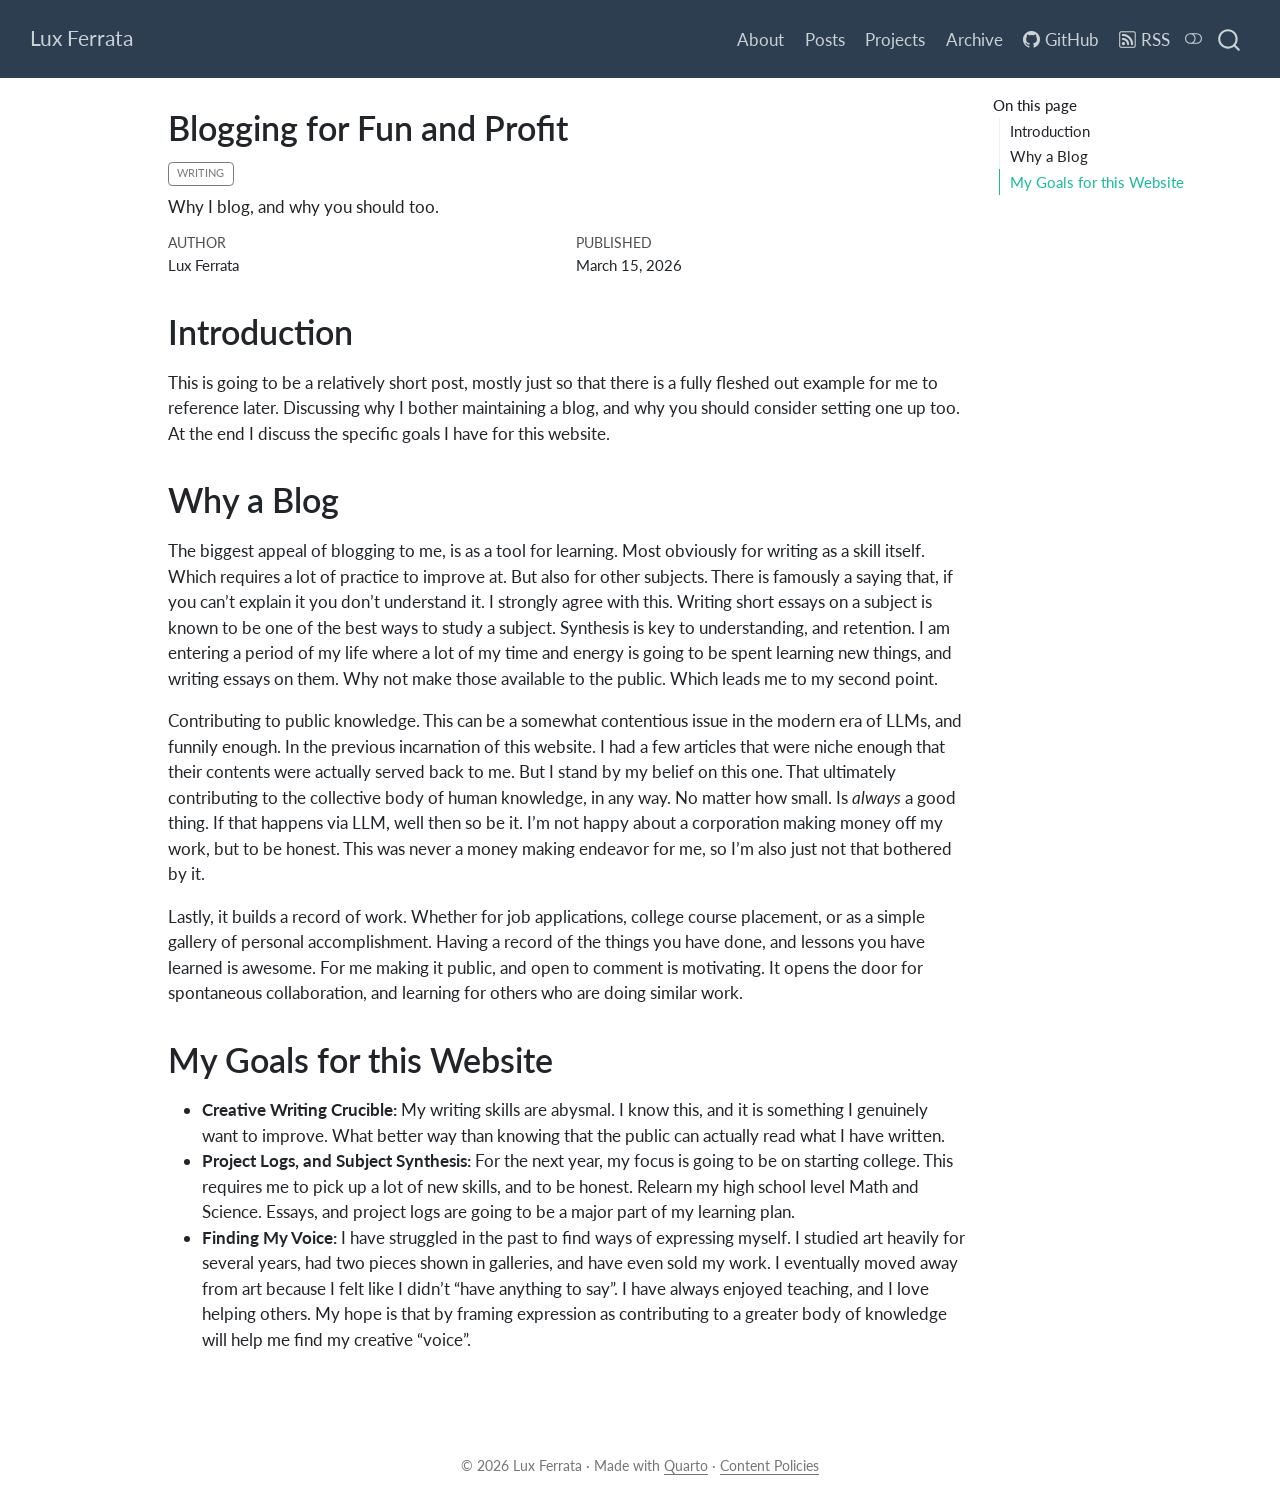
<file: posts/blogging_for_fun_and_profit/index.html>
<!DOCTYPE html>
<html xmlns="http://www.w3.org/1999/xhtml" lang="en" xml:lang="en"><head>

<meta charset="utf-8">
<meta name="generator" content="quarto-1.10.18">

<meta name="viewport" content="width=device-width, initial-scale=1.0, user-scalable=yes">

<meta name="author" content="Lux Ferrata">
<meta name="dcterms.date" content="2026-03-15">
<meta name="description" content="Why I blog, and why you should too.">

<title>Blogging for Fun and Profit – Lux Ferrata</title>
<style>
/* Default styles provided by pandoc.
** See https://pandoc.org/MANUAL.html#variables-for-html for config info.
*/
span.smallcaps{font-variant: small-caps;}
div.columns{display: flex; gap: 1.5em;}
div.column{flex: auto;}
@media screen {
div.columns{gap: min(4vw, 1.5em);}
div.column{overflow-x: auto;}
}
div.hanging-indent{margin-left: 1.5em; text-indent: -1.5em;}
ul.task-list{list-style: none;}
ul.task-list li input[type="checkbox"] {
  width: 0.8em;
  margin: 0 0.8em 0.2em -1em; /* quarto-specific, see https://github.com/quarto-dev/quarto-cli/issues/4556 */ 
  vertical-align: middle;
}
</style>


<script src="../../site_libs/quarto-nav/quarto-nav.js"></script>
<script src="../../site_libs/quarto-nav/headroom.min.js"></script>
<script src="../../site_libs/clipboard/clipboard.min.js"></script>
<script src="../../site_libs/quarto-search/autocomplete.umd.js"></script>
<script src="../../site_libs/quarto-search/fuse.min.js"></script>
<script src="../../site_libs/quarto-search/quarto-search.js"></script>
<meta name="quarto:offset" content="../../">
<link href="../../Penrose_Valknut-3.svg" rel="icon" type="image/svg+xml">
<script src="../../site_libs/quarto-html/quarto.js" type="module"></script>
<script src="../../site_libs/quarto-html/tabsets/tabsets.js" type="module"></script>
<script src="../../site_libs/quarto-html/popper.min.js"></script>
<script src="../../site_libs/quarto-html/tippy.umd.min.js"></script>
<script src="../../site_libs/quarto-html/anchor.min.js"></script>
<link href="../../site_libs/quarto-html/tippy.css" rel="stylesheet">
<link href="../../site_libs/quarto-html/quarto-syntax-highlighting-64a204ab8560d761af7679ceaba22944.css" rel="stylesheet" class="quarto-color-scheme" id="quarto-text-highlighting-styles">
<link href="../../site_libs/quarto-html/quarto-syntax-highlighting-dark-b85bc7c33db8c58e0ec93c3465666fed.css" rel="stylesheet" class="quarto-color-scheme quarto-color-alternate" id="quarto-text-highlighting-styles">
<link href="../../site_libs/quarto-html/quarto-syntax-highlighting-64a204ab8560d761af7679ceaba22944.css" rel="stylesheet" class="quarto-color-scheme-extra" id="quarto-text-highlighting-styles">
<script src="../../site_libs/bootstrap/bootstrap.min.js"></script>
<link href="../../site_libs/bootstrap/bootstrap-icons.css" rel="stylesheet">
<link href="../../site_libs/bootstrap/bootstrap-fb62e638708dbd6ec562eedcb45022c4.min.css" rel="stylesheet" append-hash="true" class="quarto-color-scheme" id="quarto-bootstrap" data-mode="light">
<link href="../../site_libs/bootstrap/bootstrap-dark-ba3a55b1aa12643ba8f77d4963b16f08.min.css" rel="stylesheet" append-hash="true" class="quarto-color-scheme quarto-color-alternate" id="quarto-bootstrap" data-mode="dark">
<link href="../../site_libs/bootstrap/bootstrap-fb62e638708dbd6ec562eedcb45022c4.min.css" rel="stylesheet" append-hash="true" class="quarto-color-scheme-extra" id="quarto-bootstrap" data-mode="light">
<script id="quarto-search-options" type="application/json">{
  "location": "navbar",
  "copy-button": false,
  "collapse-after": 3,
  "panel-placement": "end",
  "type": "overlay",
  "limit": 50,
  "keyboard-shortcut": [
    "f",
    "/",
    "s"
  ],
  "show-item-context": false,
  "language": {
    "search-no-results-text": "No results",
    "search-matching-documents-text": "matching documents",
    "search-copy-link-title": "Copy link to search",
    "search-hide-matches-text": "Hide additional matches",
    "search-more-match-text": "more match in this document",
    "search-more-matches-text": "more matches in this document",
    "search-clear-button-title": "Clear",
    "search-text-placeholder": "",
    "search-detached-cancel-button-title": "Cancel",
    "search-submit-button-title": "Submit",
    "search-label": "Search"
  }
}</script>


<link rel="stylesheet" href="../../styles.css">
<meta property="og:title" content="Blogging for Fun and Profit – Lux Ferrata">
<meta property="og:description" content="Why I blog, and why you should too.">
<meta property="og:image" content="https://lux-ferrata.org/posts/blogging_for_fun_and_profit/thumbnail.png">
<meta property="og:site_name" content="Lux Ferrata">
<meta property="og:image:height" content="2832">
<meta property="og:image:width" content="4256">
</head>

<body class="nav-fixed quarto-light"><script id="quarto-html-before-body" type="application/javascript">
    const toggleBodyColorMode = (bsSheetEl) => {
      const mode = bsSheetEl.getAttribute("data-mode");
      const bodyEl = window.document.querySelector("body");
      if (mode === "dark") {
        bodyEl.classList.add("quarto-dark");
        bodyEl.classList.remove("quarto-light");
      } else {
        bodyEl.classList.add("quarto-light");
        bodyEl.classList.remove("quarto-dark");
      }
    }
    const toggleBodyColorPrimary = () => {
      const bsSheetEl = window.document.querySelector("link#quarto-bootstrap:not([rel=disabled-stylesheet])");
      if (bsSheetEl) {
        toggleBodyColorMode(bsSheetEl);
      }
    }
    const setColorSchemeToggle = (alternate) => {
      const toggles = window.document.querySelectorAll('.quarto-color-scheme-toggle');
      for (let i=0; i < toggles.length; i++) {
        const toggle = toggles[i];
        if (toggle) {
          if (alternate) {
            toggle.classList.add("alternate");
          } else {
            toggle.classList.remove("alternate");
          }
        }
      }
    };
    const toggleColorMode = (alternate) => {
      // Switch the stylesheets
      const primaryStylesheets = window.document.querySelectorAll('link.quarto-color-scheme:not(.quarto-color-alternate)');
      const alternateStylesheets = window.document.querySelectorAll('link.quarto-color-scheme.quarto-color-alternate');
      manageTransitions('#quarto-margin-sidebar .nav-link', false);
      if (alternate) {
        // note: dark is layered on light, we don't disable primary!
        enableStylesheet(alternateStylesheets);
        for (const sheetNode of alternateStylesheets) {
          if (sheetNode.id === "quarto-bootstrap") {
            toggleBodyColorMode(sheetNode);
          }
        }
      } else {
        disableStylesheet(alternateStylesheets);
        enableStylesheet(primaryStylesheets)
        toggleBodyColorPrimary();
      }
      manageTransitions('#quarto-margin-sidebar .nav-link', true);
      // Switch the toggles
      setColorSchemeToggle(alternate)
      // Hack to workaround the fact that safari doesn't
      // properly recolor the scrollbar when toggling (#1455)
      if (navigator.userAgent.indexOf('Safari') > 0 && navigator.userAgent.indexOf('Chrome') == -1) {
        manageTransitions("body", false);
        window.scrollTo(0, 1);
        setTimeout(() => {
          window.scrollTo(0, 0);
          manageTransitions("body", true);
        }, 40);
      }
    }
    const disableStylesheet = (stylesheets) => {
      for (let i=0; i < stylesheets.length; i++) {
        const stylesheet = stylesheets[i];
        stylesheet.rel = 'disabled-stylesheet';
      }
    }
    const enableStylesheet = (stylesheets) => {
      for (let i=0; i < stylesheets.length; i++) {
        const stylesheet = stylesheets[i];
        if(stylesheet.rel !== 'stylesheet') { // for Chrome, which will still FOUC without this check
          stylesheet.rel = 'stylesheet';
        }
      }
    }
    const manageTransitions = (selector, allowTransitions) => {
      const els = window.document.querySelectorAll(selector);
      for (let i=0; i < els.length; i++) {
        const el = els[i];
        if (allowTransitions) {
          el.classList.remove('notransition');
        } else {
          el.classList.add('notransition');
        }
      }
    }
    const isFileUrl = () => {
      return window.location.protocol === 'file:';
    }
    const hasAlternateSentinel = () => {
      let styleSentinel = getColorSchemeSentinel();
      if (styleSentinel !== null) {
        return styleSentinel === "alternate";
      } else {
        return false;
      }
    }
    const setStyleSentinel = (alternate) => {
      const value = alternate ? "alternate" : "default";
      if (!isFileUrl()) {
        window.localStorage.setItem("quarto-color-scheme", value);
      } else {
        localAlternateSentinel = value;
      }
    }
    const getColorSchemeSentinel = () => {
      if (!isFileUrl()) {
        const storageValue = window.localStorage.getItem("quarto-color-scheme");
        return storageValue != null ? storageValue : localAlternateSentinel;
      } else {
        return localAlternateSentinel;
      }
    }
    const toggleGiscusIfUsed = (isAlternate, darkModeDefault) => {
      const baseTheme = document.querySelector('#giscus-base-theme')?.value ?? 'light';
      const alternateTheme = document.querySelector('#giscus-alt-theme')?.value ?? 'dark';
      let newTheme = '';
      if(authorPrefersDark) {
        newTheme = isAlternate ? baseTheme : alternateTheme;
      } else {
        newTheme = isAlternate ? alternateTheme : baseTheme;
      }
      const changeGiscusTheme = () => {
        // From: https://github.com/giscus/giscus/issues/336
        const sendMessage = (message) => {
          const iframe = document.querySelector('iframe.giscus-frame');
          if (!iframe) return;
          iframe.contentWindow.postMessage({ giscus: message }, 'https://giscus.app');
        }
        sendMessage({
          setConfig: {
            theme: newTheme
          }
        });
      }
      const isGiscussLoaded = window.document.querySelector('iframe.giscus-frame') !== null;
      if (isGiscussLoaded) {
        changeGiscusTheme();
      }
    };
    const authorPrefersDark = false;
    const darkModeDefault = authorPrefersDark;
      document.querySelector('link#quarto-text-highlighting-styles.quarto-color-scheme-extra').rel = 'disabled-stylesheet';
      document.querySelector('link#quarto-bootstrap.quarto-color-scheme-extra').rel = 'disabled-stylesheet';
    let localAlternateSentinel = darkModeDefault ? 'alternate' : 'default';
    // Dark / light mode switch
    window.quartoToggleColorScheme = () => {
      // Read the current dark / light value
      let toAlternate = !hasAlternateSentinel();
      toggleColorMode(toAlternate);
      setStyleSentinel(toAlternate);
      toggleGiscusIfUsed(toAlternate, darkModeDefault);
      window.dispatchEvent(new Event('resize'));
    };
    // Switch to dark mode if need be
    if (hasAlternateSentinel()) {
      toggleColorMode(true);
    } else {
      toggleColorMode(false);
    }
  </script>

<div id="quarto-search-results"></div>
  <header id="quarto-header" class="headroom fixed-top">
    <nav class="navbar navbar-expand-lg " data-bs-theme="dark">
      <div class="navbar-container container-fluid">
      <div class="navbar-brand-container mx-auto">
    <a class="navbar-brand" href="../../index.html">
    <span class="navbar-title">Lux Ferrata</span>
    </a>
  </div>
            <div id="quarto-search" class="" title="Search"></div>
          <button class="navbar-toggler" type="button" data-bs-toggle="collapse" data-bs-target="#navbarCollapse" aria-controls="navbarCollapse" role="menu" aria-expanded="false" aria-label="Toggle navigation" onclick="if (window.quartoToggleHeadroom) { window.quartoToggleHeadroom(); }">
  <span class="navbar-toggler-icon"></span>
</button>
          <div class="collapse navbar-collapse" id="navbarCollapse">
            <ul class="navbar-nav navbar-nav-scroll ms-auto">
  <li class="nav-item">
    <a class="nav-link" href="../../author.html"> 
<span class="menu-text">About</span></a>
  </li>  
  <li class="nav-item">
    <a class="nav-link" href="../../index.html"> 
<span class="menu-text">Posts</span></a>
  </li>  
  <li class="nav-item">
    <a class="nav-link" href="../../projects.html"> 
<span class="menu-text">Projects</span></a>
  </li>  
  <li class="nav-item">
    <a class="nav-link" href="../../archive.html"> 
<span class="menu-text">Archive</span></a>
  </li>  
  <li class="nav-item">
    <a class="nav-link" href="https://github.com/lux-ferrata"> <i class="bi bi-github" role="img">
</i> 
<span class="menu-text">GitHub</span></a>
  </li>  
  <li class="nav-item">
    <a class="nav-link" href="../../index.xml"> <i class="bi bi-rss" role="img">
</i> 
<span class="menu-text">RSS</span></a>
  </li>  
</ul>
          </div> <!-- /navcollapse -->
            <div class="quarto-navbar-tools">
  <a href="" class="quarto-color-scheme-toggle quarto-navigation-tool  px-1" onclick="window.quartoToggleColorScheme(); return false;" title="Toggle dark mode"><i class="bi"></i></a>
</div>
      </div> <!-- /container-fluid -->
    </nav>
</header>
<!-- content -->
<div id="quarto-content" class="quarto-container page-columns page-rows-contents page-layout-article page-navbar">
<!-- sidebar -->
<!-- margin-sidebar -->
    <div id="quarto-margin-sidebar" class="sidebar margin-sidebar">
        <nav id="TOC" role="doc-toc" class="toc-active">
    <h2 id="toc-title">On this page</h2>
   
  <ul>
  <li><a href="#introduction" id="toc-introduction" class="nav-link active" data-scroll-target="#introduction">Introduction</a></li>
  <li><a href="#why-a-blog" id="toc-why-a-blog" class="nav-link" data-scroll-target="#why-a-blog">Why a Blog</a></li>
  <li><a href="#my-goals-for-this-website" id="toc-my-goals-for-this-website" class="nav-link" data-scroll-target="#my-goals-for-this-website">My Goals for this Website</a></li>
  </ul>
</nav>
    </div>
<!-- main -->
<main class="content" id="quarto-document-content">


<header id="title-block-header" class="quarto-title-block default">
<div class="quarto-title">
<h1 class="title">Blogging for Fun and Profit</h1>
  <div class="quarto-categories">
    <div class="quarto-category">Writing</div>
  </div>
  </div>

<div>
  <div class="description">
    Why I blog, and why you should too.
  </div>
</div>


<div class="quarto-title-meta">

    <div>
    <div class="quarto-title-meta-heading">Author</div>
    <div class="quarto-title-meta-contents">
             <p>Lux Ferrata </p>
          </div>
  </div>
    
    <div>
    <div class="quarto-title-meta-heading">Published</div>
    <div class="quarto-title-meta-contents">
      <p class="date">March 15, 2026</p>
    </div>
  </div>
  
    
  </div>
  


</header>


<section id="introduction" class="level1">
<h1>Introduction</h1>
<p>This is going to be a relatively short post, mostly just so that there is a fully fleshed out example for me to reference later. Discussing why I bother maintaining a blog, and why you should consider setting one up too. At the end I discuss the specific goals I have for this website.</p>
</section>
<section id="why-a-blog" class="level1">
<h1>Why a Blog</h1>
<p>The biggest appeal of blogging to me, is as a tool for learning. Most obviously for writing as a skill itself. Which requires a lot of practice to improve at. But also for other subjects. There is famously a saying that, if you can’t explain it you don’t understand it. I strongly agree with this. Writing short essays on a subject is known to be one of the best ways to study a subject. Synthesis is key to understanding, and retention. I am entering a period of my life where a lot of my time and energy is going to be spent learning new things, and writing essays on them. Why not make those available to the public. Which leads me to my second point.</p>
<p>Contributing to public knowledge. This can be a somewhat contentious issue in the modern era of LLMs, and funnily enough. In the previous incarnation of this website. I had a few articles that were niche enough that their contents were actually served back to me. But I stand by my belief on this one. That ultimately contributing to the collective body of human knowledge, in any way. No matter how small. Is <em>always</em> a good thing. If that happens via LLM, well then so be it. I’m not happy about a corporation making money off my work, but to be honest. This was never a money making endeavor for me, so I’m also just not that bothered by it.</p>
<p>Lastly, it builds a record of work. Whether for job applications, college course placement, or as a simple gallery of personal accomplishment. Having a record of the things you have done, and lessons you have learned is awesome. For me making it public, and open to comment is motivating. It opens the door for spontaneous collaboration, and learning for others who are doing similar work.</p>
</section>
<section id="my-goals-for-this-website" class="level1">
<h1>My Goals for this Website</h1>
<ul>
<li><strong>Creative Writing Crucible:</strong> My writing skills are abysmal. I know this, and it is something I genuinely want to improve. What better way than knowing that the public can actually read what I have written.</li>
<li><strong>Project Logs, and Subject Synthesis:</strong> For the next year, my focus is going to be on starting college. This requires me to pick up a lot of new skills, and to be honest. Relearn my high school level Math and Science. Essays, and project logs are going to be a major part of my learning plan.</li>
<li><strong>Finding My Voice:</strong> I have struggled in the past to find ways of expressing myself. I studied art heavily for several years, had two pieces shown in galleries, and have even sold my work. I eventually moved away from art because I felt like I didn’t “have anything to say”. I have always enjoyed teaching, and I love helping others. My hope is that by framing expression as contributing to a greater body of knowledge will help me find my creative “voice”.</li>
</ul>


</section>

</main> <!-- /main -->
<script id="quarto-html-after-body" type="application/javascript">
  window.document.addEventListener("DOMContentLoaded", function (event) {
    // Ensure there is a toggle, if there isn't float one in the top right
    if (window.document.querySelector('.quarto-color-scheme-toggle') === null) {
      const a = window.document.createElement('a');
      a.classList.add('top-right');
      a.classList.add('quarto-color-scheme-toggle');
      a.href = "";
      a.onclick = function() { try { window.quartoToggleColorScheme(); } catch {} return false; };
      const i = window.document.createElement("i");
      i.classList.add('bi');
      a.appendChild(i);
      window.document.body.appendChild(a);
    }
    setColorSchemeToggle(hasAlternateSentinel())
    const icon = "";
    const anchorJS = new window.AnchorJS();
    anchorJS.options = {
      placement: 'right',
      icon: icon
    };
    anchorJS.add('.anchored');
    const isCodeAnnotation = (el) => {
      for (const clz of el.classList) {
        if (clz.startsWith('code-annotation-')) {                     
          return true;
        }
      }
      return false;
    }
    const onCopySuccess = function(e) {
      // button target
      const button = e.trigger;
      // don't keep focus
      button.blur();
      // flash "checked"
      button.classList.add('code-copy-button-checked');
      var currentTitle = button.getAttribute("title");
      button.setAttribute("title", "Copied!");
      let tooltip;
      if (window.bootstrap) {
        button.setAttribute("data-bs-toggle", "tooltip");
        button.setAttribute("data-bs-placement", "left");
        button.setAttribute("data-bs-title", "Copied!");
        tooltip = new bootstrap.Tooltip(button, 
          { trigger: "manual", 
            customClass: "code-copy-button-tooltip",
            offset: [0, -8]});
        tooltip.show();    
      }
      setTimeout(function() {
        if (tooltip) {
          tooltip.hide();
          button.removeAttribute("data-bs-title");
          button.removeAttribute("data-bs-toggle");
          button.removeAttribute("data-bs-placement");
        }
        button.setAttribute("title", currentTitle);
        button.classList.remove('code-copy-button-checked');
      }, 1000);
      // clear code selection
      e.clearSelection();
    }
    const getTextToCopy = function(trigger) {
      const outerScaffold = trigger.parentElement.cloneNode(true);
      const codeEl = outerScaffold.querySelector('code');
      for (const childEl of codeEl.children) {
        if (isCodeAnnotation(childEl)) {
          childEl.remove();
        }
      }
      return codeEl.innerText;
    }
    const clipboard = new window.ClipboardJS('.code-copy-button:not([data-in-quarto-modal])', {
      text: getTextToCopy
    });
    clipboard.on('success', onCopySuccess);
    if (window.document.getElementById('quarto-embedded-source-code-modal')) {
      const clipboardModal = new window.ClipboardJS('.code-copy-button[data-in-quarto-modal]', {
        text: getTextToCopy,
        container: window.document.getElementById('quarto-embedded-source-code-modal')
      });
      clipboardModal.on('success', onCopySuccess);
    }
      var localhostRegex = new RegExp(/^(?:http|https):\/\/localhost\:?[0-9]*\//);
      var mailtoRegex = new RegExp(/^mailto:/);
        var filterRegex = new RegExp("https:\/\/lux-ferrata\.org");
      var isInternal = (href) => {
          return filterRegex.test(href) || localhostRegex.test(href) || mailtoRegex.test(href);
      }
      // Inspect non-navigation links and adorn them if external
     var links = window.document.querySelectorAll('a[href]:not(.nav-link):not(.navbar-brand):not(.toc-action):not(.sidebar-link):not(.sidebar-item-toggle):not(.pagination-link):not(.no-external):not([aria-hidden]):not(.dropdown-item):not(.quarto-navigation-tool):not(.about-link)');
      for (var i=0; i<links.length; i++) {
        const link = links[i];
        if (!isInternal(link.href)) {
          // undo the damage that might have been done by quarto-nav.js in the case of
          // links that we want to consider external
          if (link.dataset.originalHref !== undefined) {
            link.href = link.dataset.originalHref;
          }
        }
      }
    function tippyHover(el, contentFn, onTriggerFn, onUntriggerFn) {
      const config = {
        allowHTML: true,
        maxWidth: 500,
        delay: 100,
        arrow: false,
        appendTo: function(el) {
            return el.parentElement;
        },
        interactive: true,
        interactiveBorder: 10,
        theme: 'quarto',
        placement: 'bottom-start',
      };
      if (contentFn) {
        config.content = contentFn;
      }
      if (onTriggerFn) {
        config.onTrigger = onTriggerFn;
      }
      if (onUntriggerFn) {
        config.onUntrigger = onUntriggerFn;
      }
      window.tippy(el, config); 
    }
    const noterefs = window.document.querySelectorAll('a[role="doc-noteref"]');
    for (var i=0; i<noterefs.length; i++) {
      const ref = noterefs[i];
      tippyHover(ref, function() {
        // use id or data attribute instead here
        let href = ref.getAttribute('data-footnote-href') || ref.getAttribute('href');
        try { href = new URL(href).hash; } catch {}
        const id = href.replace(/^#\/?/, "");
        const note = window.document.getElementById(id);
        if (note) {
          return note.innerHTML;
        } else {
          return "";
        }
      });
    }
    const xrefs = window.document.querySelectorAll('a.quarto-xref');
    const processXRef = (id, note) => {
      // Strip column container classes
      const stripColumnClz = (el) => {
        el.classList.remove("page-full", "page-columns");
        if (el.children) {
          for (const child of el.children) {
            stripColumnClz(child);
          }
        }
      }
      stripColumnClz(note)
      if (id === null || id.startsWith('sec-')) {
        // Special case sections, only their first couple elements
        const container = document.createElement("div");
        if (note.children && note.children.length > 2) {
          container.appendChild(note.children[0].cloneNode(true));
          for (let i = 1; i < note.children.length; i++) {
            const child = note.children[i];
            if (child.tagName === "P" && child.innerText === "") {
              continue;
            } else {
              container.appendChild(child.cloneNode(true));
              break;
            }
          }
          if (window.Quarto?.typesetMath) {
            window.Quarto.typesetMath(container);
          }
          return container.innerHTML
        } else {
          if (window.Quarto?.typesetMath) {
            window.Quarto.typesetMath(note);
          }
          return note.innerHTML;
        }
      } else {
        // Remove any anchor links if they are present
        const anchorLink = note.querySelector('a.anchorjs-link');
        if (anchorLink) {
          anchorLink.remove();
        }
        if (window.Quarto?.typesetMath) {
          window.Quarto.typesetMath(note);
        }
        if (note.classList.contains("callout")) {
          return note.outerHTML;
        } else {
          return note.innerHTML;
        }
      }
    }
    for (var i=0; i<xrefs.length; i++) {
      const xref = xrefs[i];
      tippyHover(xref, undefined, function(instance) {
        instance.disable();
        let url = xref.getAttribute('href');
        let hash = undefined; 
        if (url.startsWith('#')) {
          hash = url;
        } else {
          try { hash = new URL(url).hash; } catch {}
        }
        if (hash) {
          const id = hash.replace(/^#\/?/, "");
          const note = window.document.getElementById(id);
          if (note !== null) {
            try {
              const html = processXRef(id, note.cloneNode(true));
              instance.setContent(html);
            } finally {
              instance.enable();
              instance.show();
            }
          } else {
            // See if we can fetch this
            fetch(url.split('#')[0])
            .then(res => res.text())
            .then(html => {
              const parser = new DOMParser();
              const htmlDoc = parser.parseFromString(html, "text/html");
              const note = htmlDoc.getElementById(id);
              if (note !== null) {
                const html = processXRef(id, note);
                instance.setContent(html);
              } 
            }).finally(() => {
              instance.enable();
              instance.show();
            });
          }
        } else {
          // See if we can fetch a full url (with no hash to target)
          // This is a special case and we should probably do some content thinning / targeting
          fetch(url)
          .then(res => res.text())
          .then(html => {
            const parser = new DOMParser();
            const htmlDoc = parser.parseFromString(html, "text/html");
            const note = htmlDoc.querySelector('main.content');
            if (note !== null) {
              // This should only happen for chapter cross references
              // (since there is no id in the URL)
              // remove the first header
              if (note.children.length > 0 && note.children[0].tagName === "HEADER") {
                note.children[0].remove();
              }
              const html = processXRef(null, note);
              instance.setContent(html);
            } 
          }).finally(() => {
            instance.enable();
            instance.show();
          });
        }
      }, function(instance) {
      });
    }
        let selectedAnnoteEl;
        const selectorForAnnotation = ( cell, annotation) => {
          let cellAttr = 'data-code-cell="' + cell + '"';
          let lineAttr = 'data-code-annotation="' +  annotation + '"';
          const selector = 'span[' + cellAttr + '][' + lineAttr + ']';
          return selector;
        }
        const selectCodeLines = (annoteEl) => {
          const doc = window.document;
          const targetCell = annoteEl.getAttribute("data-target-cell");
          const targetAnnotation = annoteEl.getAttribute("data-target-annotation");
          const annoteSpan = window.document.querySelector(selectorForAnnotation(targetCell, targetAnnotation));
          const lines = annoteSpan.getAttribute("data-code-lines").split(",");
          const lineIds = lines.map((line) => {
            return targetCell + "-" + line;
          })
          let top = null;
          let height = null;
          let parent = null;
          if (lineIds.length > 0) {
              //compute the position of the single el (top and bottom and make a div)
              const el = window.document.getElementById(lineIds[0]);
              top = el.offsetTop;
              height = el.offsetHeight;
              parent = el.parentElement.parentElement;
            if (lineIds.length > 1) {
              const lastEl = window.document.getElementById(lineIds[lineIds.length - 1]);
              const bottom = lastEl.offsetTop + lastEl.offsetHeight;
              height = bottom - top;
            }
            if (top !== null && height !== null && parent !== null) {
              // cook up a div (if necessary) and position it 
              let div = window.document.getElementById("code-annotation-line-highlight");
              if (div === null) {
                div = window.document.createElement("div");
                div.setAttribute("id", "code-annotation-line-highlight");
                div.style.position = 'absolute';
                parent.appendChild(div);
              }
              div.style.top = top - 2 + "px";
              div.style.height = height + 4 + "px";
              div.style.left = 0;
              let gutterDiv = window.document.getElementById("code-annotation-line-highlight-gutter");
              if (gutterDiv === null) {
                gutterDiv = window.document.createElement("div");
                gutterDiv.setAttribute("id", "code-annotation-line-highlight-gutter");
                gutterDiv.style.position = 'absolute';
                const codeCell = window.document.getElementById(targetCell);
                const gutter = codeCell.querySelector('.code-annotation-gutter');
                gutter.appendChild(gutterDiv);
              }
              gutterDiv.style.top = top - 2 + "px";
              gutterDiv.style.height = height + 4 + "px";
            }
            selectedAnnoteEl = annoteEl;
          }
        };
        const unselectCodeLines = () => {
          const elementsIds = ["code-annotation-line-highlight", "code-annotation-line-highlight-gutter"];
          elementsIds.forEach((elId) => {
            const div = window.document.getElementById(elId);
            if (div) {
              div.remove();
            }
          });
          selectedAnnoteEl = undefined;
        };
          // Handle positioning of the toggle
      window.addEventListener(
        "resize",
        throttle(() => {
          elRect = undefined;
          if (selectedAnnoteEl) {
            selectCodeLines(selectedAnnoteEl);
          }
        }, 10)
      );
      function throttle(fn, ms) {
      let throttle = false;
      let timer;
        return (...args) => {
          if(!throttle) { // first call gets through
              fn.apply(this, args);
              throttle = true;
          } else { // all the others get throttled
              if(timer) clearTimeout(timer); // cancel #2
              timer = setTimeout(() => {
                fn.apply(this, args);
                timer = throttle = false;
              }, ms);
          }
        };
      }
        // Attach click handler to the DT
        const annoteDls = window.document.querySelectorAll('dt[data-target-cell]');
        for (const annoteDlNode of annoteDls) {
          annoteDlNode.addEventListener('click', (event) => {
            const clickedEl = event.target;
            if (clickedEl !== selectedAnnoteEl) {
              unselectCodeLines();
              const activeEl = window.document.querySelector('dt[data-target-cell].code-annotation-active');
              if (activeEl) {
                activeEl.classList.remove('code-annotation-active');
              }
              selectCodeLines(clickedEl);
              clickedEl.classList.add('code-annotation-active');
            } else {
              // Unselect the line
              unselectCodeLines();
              clickedEl.classList.remove('code-annotation-active');
            }
          });
        }
    const findCites = (el) => {
      const parentEl = el.parentElement;
      if (parentEl) {
        const cites = parentEl.dataset.cites;
        if (cites) {
          return {
            el,
            cites: cites.split(' ')
          };
        } else {
          return findCites(el.parentElement)
        }
      } else {
        return undefined;
      }
    };
    var bibliorefs = window.document.querySelectorAll('a[role="doc-biblioref"]');
    for (var i=0; i<bibliorefs.length; i++) {
      const ref = bibliorefs[i];
      const citeInfo = findCites(ref);
      if (citeInfo) {
        tippyHover(citeInfo.el, function() {
          var popup = window.document.createElement('div');
          citeInfo.cites.forEach(function(cite) {
            var citeDiv = window.document.createElement('div');
            citeDiv.classList.add('hanging-indent');
            citeDiv.classList.add('csl-entry');
            var biblioDiv = window.document.getElementById('ref-' + cite);
            if (biblioDiv) {
              citeDiv.innerHTML = biblioDiv.innerHTML;
            }
            popup.appendChild(citeDiv);
          });
          return popup.innerHTML;
        });
      }
    }
  });
  </script>
<input type="hidden" id="giscus-base-theme" value="preferred_color_scheme">
<input type="hidden" id="giscus-alt-theme" value="preferred_color_scheme">
<script>
  function loadGiscus() {
    // Function to get the theme based on body class
    const getTheme = () => {
      let baseTheme = document.getElementById('giscus-base-theme').value;
      let altTheme = document.getElementById('giscus-alt-theme').value;
      if (authorPrefersDark) {
          [baseTheme, altTheme] = [altTheme, baseTheme];
      }
      return document.body.classList.contains('quarto-dark') ? altTheme : baseTheme;
    };
    const script = document.createElement("script");
    script.src = "https://giscus.app/client.js";
    script.async = true;
    script.dataset.repo = "lux-ferrata/lux-ferrata.github.io";
    script.dataset.repoId = "R_kgDOThvy7g";
    script.dataset.category = "Announcements";
    script.dataset.categoryId = "DIC_kwDOThvy7s4DB12m";
    script.dataset.mapping = "url";
    script.dataset.reactionsEnabled = "1";
    script.dataset.emitMetadata = "0";
    script.dataset.inputPosition = "top";
    script.dataset.theme = getTheme();
    script.dataset.lang = "en";
    script.crossOrigin = "anonymous";
    // Append the script to the desired div instead of at the end of the body
    document.getElementById("quarto-content").appendChild(script);
  }
  loadGiscus();
</script>
</div> <!-- /content -->
<footer class="footer">
  <div class="nav-footer">
    <div class="nav-footer-left">
      &nbsp;
    </div>   
    <div class="nav-footer-center">
<p>© 2026 Lux Ferrata · Made with <a href="https://quarto.org">Quarto</a> · <a href="content-policies.qmd">Content Policies</a></p>
</div>
    <div class="nav-footer-right">
      &nbsp;
    </div>
  </div>
</footer>
<script data-goatcounter="https://xin-ferrata.goatcounter.com/count" async="" src="//gc.zgo.at/count.js"></script>




</body></html>
</file>
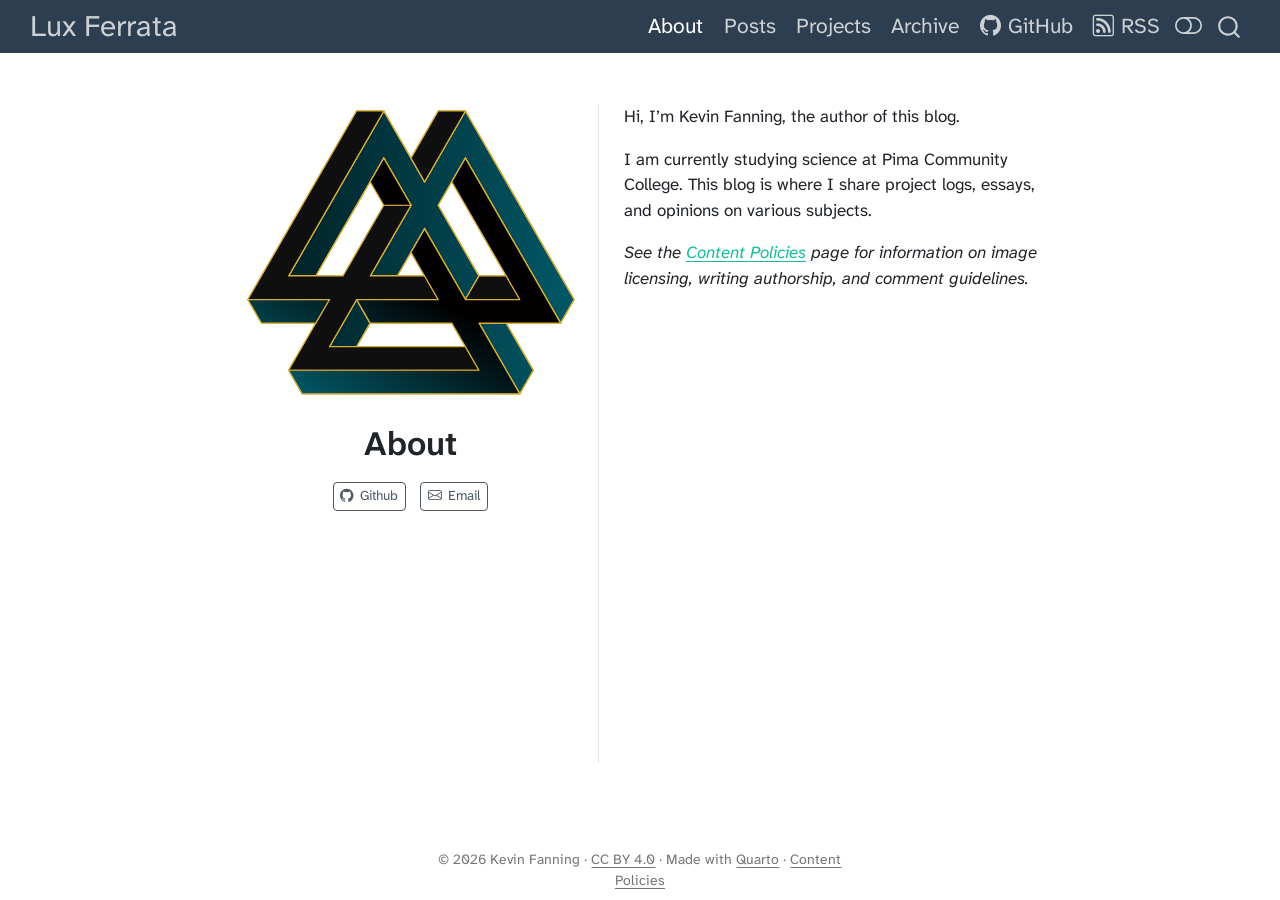
<file: author.html>
<!DOCTYPE html>
<html xmlns="http://www.w3.org/1999/xhtml" lang="en" xml:lang="en"><head>

<meta charset="utf-8">
<meta name="generator" content="quarto-1.10.18">

<meta name="viewport" content="width=device-width, initial-scale=1.0, user-scalable=yes">


<title>About – Lux Ferrata</title>
<style>
/* Default styles provided by pandoc.
** See https://pandoc.org/MANUAL.html#variables-for-html for config info.
*/
span.smallcaps{font-variant: small-caps;}
div.columns{display: flex; gap: 1.5em;}
div.column{flex: auto;}
@media screen {
div.columns{gap: min(4vw, 1.5em);}
div.column{overflow-x: auto;}
}
div.hanging-indent{margin-left: 1.5em; text-indent: -1.5em;}
ul.task-list{list-style: none;}
ul.task-list li input[type="checkbox"] {
  width: 0.8em;
  margin: 0 0.8em 0.2em -1em; /* quarto-specific, see https://github.com/quarto-dev/quarto-cli/issues/4556 */ 
  vertical-align: middle;
}
</style>


<script src="site_libs/quarto-nav/quarto-nav.js"></script>
<script src="site_libs/quarto-nav/headroom.min.js"></script>
<script src="site_libs/clipboard/clipboard.min.js"></script>
<script src="site_libs/quarto-search/autocomplete.umd.js"></script>
<script src="site_libs/quarto-search/fuse.min.js"></script>
<script src="site_libs/quarto-search/quarto-search.js"></script>
<meta name="quarto:offset" content="./">
<link href="./Penrose_Valknut-3.svg" rel="icon" type="image/svg+xml">
<script src="site_libs/quarto-html/quarto.js" type="module"></script>
<script src="site_libs/quarto-html/tabsets/tabsets.js" type="module"></script>
<script src="site_libs/quarto-html/popper.min.js"></script>
<script src="site_libs/quarto-html/tippy.umd.min.js"></script>
<link href="site_libs/quarto-html/tippy.css" rel="stylesheet">
<link href="site_libs/quarto-html/quarto-syntax-highlighting-041567f80d8e9f59af1da7dac95e05e3.css" rel="stylesheet" class="quarto-color-scheme" id="quarto-text-highlighting-styles">
<link href="site_libs/quarto-html/quarto-syntax-highlighting-dark-041567f80d8e9f59af1da7dac95e05e3.css" rel="stylesheet" class="quarto-color-scheme quarto-color-alternate" id="quarto-text-highlighting-styles">
<link href="site_libs/quarto-html/quarto-syntax-highlighting-041567f80d8e9f59af1da7dac95e05e3.css" rel="stylesheet" class="quarto-color-scheme-extra" id="quarto-text-highlighting-styles">
<script src="site_libs/bootstrap/bootstrap.min.js"></script>
<link href="site_libs/bootstrap/bootstrap-icons.css" rel="stylesheet">
<link href="site_libs/bootstrap/bootstrap-097f8b46d731d6fe0b08d8bd0dbfb9b0.min.css" rel="stylesheet" append-hash="true" class="quarto-color-scheme" id="quarto-bootstrap" data-mode="light">
<link href="site_libs/bootstrap/bootstrap-dark-85fc91e4a0064a1fa645dfbf7ae52fc7.min.css" rel="stylesheet" append-hash="true" class="quarto-color-scheme quarto-color-alternate" id="quarto-bootstrap" data-mode="dark">
<link href="site_libs/bootstrap/bootstrap-097f8b46d731d6fe0b08d8bd0dbfb9b0.min.css" rel="stylesheet" append-hash="true" class="quarto-color-scheme-extra" id="quarto-bootstrap" data-mode="light">
<script id="quarto-search-options" type="application/json">{
  "location": "navbar",
  "copy-button": false,
  "collapse-after": 3,
  "panel-placement": "end",
  "type": "overlay",
  "limit": 50,
  "keyboard-shortcut": [
    "f",
    "/",
    "s"
  ],
  "show-item-context": false,
  "language": {
    "search-no-results-text": "No results",
    "search-matching-documents-text": "matching documents",
    "search-copy-link-title": "Copy link to search",
    "search-hide-matches-text": "Hide additional matches",
    "search-more-match-text": "more match in this document",
    "search-more-matches-text": "more matches in this document",
    "search-clear-button-title": "Clear",
    "search-text-placeholder": "",
    "search-detached-cancel-button-title": "Cancel",
    "search-submit-button-title": "Submit",
    "search-label": "Search"
  }
}</script>
<link rel="apple-touch-icon" href="./apple-touch-icon.png">


<link rel="stylesheet" href="fonts/fonts.css">
<link rel="stylesheet" href="styles.css">
<meta property="og:title" content="About – Lux Ferrata">
<meta property="og:description" content="Personal Science and Technology Blog.">
<meta property="og:image" content="https://lux-ferrata.org/Penrose_Valknut-3.svg">
<meta property="og:site_name" content="Lux Ferrata">
<meta name="twitter:title" content="About – Lux Ferrata">
<meta name="twitter:description" content="Personal Science and Technology Blog.">
<meta name="twitter:image" content="https://lux-ferrata.org/Penrose_Valknut-3.svg">
<meta name="twitter:card" content="summary_large_image">
</head>

<body class="nav-fixed fullcontent quarto-light"><script id="quarto-html-before-body" type="application/javascript">
    const toggleBodyColorMode = (bsSheetEl) => {
      const mode = bsSheetEl.getAttribute("data-mode");
      const bodyEl = window.document.querySelector("body");
      if (mode === "dark") {
        bodyEl.classList.add("quarto-dark");
        bodyEl.classList.remove("quarto-light");
      } else {
        bodyEl.classList.add("quarto-light");
        bodyEl.classList.remove("quarto-dark");
      }
    }
    const toggleBodyColorPrimary = () => {
      const bsSheetEl = window.document.querySelector("link#quarto-bootstrap:not([rel=disabled-stylesheet])");
      if (bsSheetEl) {
        toggleBodyColorMode(bsSheetEl);
      }
    }
    const setColorSchemeToggle = (alternate) => {
      const toggles = window.document.querySelectorAll('.quarto-color-scheme-toggle');
      for (let i=0; i < toggles.length; i++) {
        const toggle = toggles[i];
        if (toggle) {
          if (alternate) {
            toggle.classList.add("alternate");
          } else {
            toggle.classList.remove("alternate");
          }
        }
      }
    };
    const toggleColorMode = (alternate) => {
      // Switch the stylesheets
      const primaryStylesheets = window.document.querySelectorAll('link.quarto-color-scheme:not(.quarto-color-alternate)');
      const alternateStylesheets = window.document.querySelectorAll('link.quarto-color-scheme.quarto-color-alternate');
      manageTransitions('#quarto-margin-sidebar .nav-link', false);
      if (alternate) {
        // note: dark is layered on light, we don't disable primary!
        enableStylesheet(alternateStylesheets);
        for (const sheetNode of alternateStylesheets) {
          if (sheetNode.id === "quarto-bootstrap") {
            toggleBodyColorMode(sheetNode);
          }
        }
      } else {
        disableStylesheet(alternateStylesheets);
        enableStylesheet(primaryStylesheets)
        toggleBodyColorPrimary();
      }
      manageTransitions('#quarto-margin-sidebar .nav-link', true);
      // Switch the toggles
      setColorSchemeToggle(alternate)
      // Hack to workaround the fact that safari doesn't
      // properly recolor the scrollbar when toggling (#1455)
      if (navigator.userAgent.indexOf('Safari') > 0 && navigator.userAgent.indexOf('Chrome') == -1) {
        manageTransitions("body", false);
        window.scrollTo(0, 1);
        setTimeout(() => {
          window.scrollTo(0, 0);
          manageTransitions("body", true);
        }, 40);
      }
    }
    const disableStylesheet = (stylesheets) => {
      for (let i=0; i < stylesheets.length; i++) {
        const stylesheet = stylesheets[i];
        stylesheet.rel = 'disabled-stylesheet';
      }
    }
    const enableStylesheet = (stylesheets) => {
      for (let i=0; i < stylesheets.length; i++) {
        const stylesheet = stylesheets[i];
        if(stylesheet.rel !== 'stylesheet') { // for Chrome, which will still FOUC without this check
          stylesheet.rel = 'stylesheet';
        }
      }
    }
    const manageTransitions = (selector, allowTransitions) => {
      const els = window.document.querySelectorAll(selector);
      for (let i=0; i < els.length; i++) {
        const el = els[i];
        if (allowTransitions) {
          el.classList.remove('notransition');
        } else {
          el.classList.add('notransition');
        }
      }
    }
    const isFileUrl = () => {
      return window.location.protocol === 'file:';
    }
    const hasAlternateSentinel = () => {
      let styleSentinel = getColorSchemeSentinel();
      if (styleSentinel !== null) {
        return styleSentinel === "alternate";
      } else {
        return false;
      }
    }
    const setStyleSentinel = (alternate) => {
      const value = alternate ? "alternate" : "default";
      if (!isFileUrl()) {
        window.localStorage.setItem("quarto-color-scheme", value);
      } else {
        localAlternateSentinel = value;
      }
    }
    const getColorSchemeSentinel = () => {
      if (!isFileUrl()) {
        const storageValue = window.localStorage.getItem("quarto-color-scheme");
        return storageValue != null ? storageValue : localAlternateSentinel;
      } else {
        return localAlternateSentinel;
      }
    }
    const toggleGiscusIfUsed = (isAlternate, darkModeDefault) => {
      const baseTheme = document.querySelector('#giscus-base-theme')?.value ?? 'light';
      const alternateTheme = document.querySelector('#giscus-alt-theme')?.value ?? 'dark';
      let newTheme = '';
      if(authorPrefersDark) {
        newTheme = isAlternate ? baseTheme : alternateTheme;
      } else {
        newTheme = isAlternate ? alternateTheme : baseTheme;
      }
      const changeGiscusTheme = () => {
        // From: https://github.com/giscus/giscus/issues/336
        const sendMessage = (message) => {
          const iframe = document.querySelector('iframe.giscus-frame');
          if (!iframe) return;
          iframe.contentWindow.postMessage({ giscus: message }, 'https://giscus.app');
        }
        sendMessage({
          setConfig: {
            theme: newTheme
          }
        });
      }
      const isGiscussLoaded = window.document.querySelector('iframe.giscus-frame') !== null;
      if (isGiscussLoaded) {
        changeGiscusTheme();
      }
    };
    const authorPrefersDark = false;
    const queryPrefersDark = window.matchMedia('(prefers-color-scheme: dark)');
    const darkModeDefault = queryPrefersDark.matches;
      document.querySelector('link#quarto-text-highlighting-styles.quarto-color-scheme-extra').rel = 'disabled-stylesheet';
      document.querySelector('link#quarto-bootstrap.quarto-color-scheme-extra').rel = 'disabled-stylesheet';
    let localAlternateSentinel = darkModeDefault ? 'alternate' : 'default';
    // Dark / light mode switch
    window.quartoToggleColorScheme = () => {
      // Read the current dark / light value
      let toAlternate = !hasAlternateSentinel();
      toggleColorMode(toAlternate);
      setStyleSentinel(toAlternate);
      toggleGiscusIfUsed(toAlternate, darkModeDefault);
      window.dispatchEvent(new Event('resize'));
    };
    queryPrefersDark.addEventListener("change", e => {
      if(window.localStorage.getItem("quarto-color-scheme") !== null)
        return;
      const alternate = e.matches
      toggleColorMode(alternate);
      localAlternateSentinel = e.matches ? 'alternate' : 'default'; // this is used alongside local storage!
      toggleGiscusIfUsed(alternate, darkModeDefault);
    });
    // Switch to dark mode if need be
    if (hasAlternateSentinel()) {
      toggleColorMode(true);
    } else {
      toggleColorMode(false);
    }
  </script>

<div id="quarto-search-results"></div>
  <header id="quarto-header" class="headroom fixed-top">
    <nav class="navbar navbar-expand-lg " data-bs-theme="dark">
      <div class="navbar-container container-fluid">
      <div class="navbar-brand-container mx-auto">
    <a class="navbar-brand" href="./index.html">
    <span class="navbar-title">Lux Ferrata</span>
    </a>
  </div>
            <div id="quarto-search" class="" title="Search"></div>
          <button class="navbar-toggler" type="button" data-bs-toggle="collapse" data-bs-target="#navbarCollapse" aria-controls="navbarCollapse" role="menu" aria-expanded="false" aria-label="Toggle navigation" onclick="if (window.quartoToggleHeadroom) { window.quartoToggleHeadroom(); }">
  <span class="navbar-toggler-icon"></span>
</button>
          <div class="collapse navbar-collapse" id="navbarCollapse">
            <ul class="navbar-nav navbar-nav-scroll ms-auto">
  <li class="nav-item">
    <a class="nav-link active" href="./author.html" aria-current="page"> 
<span class="menu-text">About</span></a>
  </li>  
  <li class="nav-item">
    <a class="nav-link" href="./index.html"> 
<span class="menu-text">Posts</span></a>
  </li>  
  <li class="nav-item">
    <a class="nav-link" href="./projects.html"> 
<span class="menu-text">Projects</span></a>
  </li>  
  <li class="nav-item">
    <a class="nav-link" href="./archive.html"> 
<span class="menu-text">Archive</span></a>
  </li>  
  <li class="nav-item">
    <a class="nav-link" href="https://github.com/lux-ferrata"> <i class="bi bi-github" role="img">
</i> 
<span class="menu-text">GitHub</span></a>
  </li>  
  <li class="nav-item">
    <a class="nav-link" href="./index.xml"> <i class="bi bi-rss" role="img">
</i> 
<span class="menu-text">RSS</span></a>
  </li>  
</ul>
          </div> <!-- /navcollapse -->
            <div class="quarto-navbar-tools">
  <a href="" class="quarto-color-scheme-toggle quarto-navigation-tool  px-1" onclick="window.quartoToggleColorScheme(); return false;" title="Toggle dark mode"><i class="bi"></i></a>
</div>
      </div> <!-- /container-fluid -->
    </nav>
</header>
<!-- content -->
<div id="quarto-content" class="quarto-container page-columns page-rows-contents page-layout-article page-navbar">
<!-- sidebar -->
<!-- margin-sidebar -->
    
<!-- main -->
<div class="quarto-about-trestles">
  <div class="about-entity">
    <img src="Penrose_Valknut-3.svg" class="about-image
  rounded " style="width: 20em;">
<header id="title-block-header" class="quarto-title-block default">
<div class="quarto-title">
<h1 class="title">About</h1>
</div>
<div class="quarto-title-meta">
  </div>
</header>
    <div class="about-links">
  <a href="https://github.com/lux-ferrata" class="about-link" rel="" target="">
    <i class="bi bi-github"></i>
     <span class="about-link-text">Github</span>
  </a>
  <a href="mailto:blog@lux-ferrata.org" class="about-link" rel="" target="">
    <i class="bi bi-envelope"></i>
     <span class="about-link-text">Email</span>
  </a>
</div>
  </div>
  <div class="about-contents"><main class="content" id="quarto-document-content">

<p>Hi, I’m Kevin Fanning, the author of this blog.</p>
<p>I am currently studying science at Pima Community College. This blog is where I share project logs, essays, and opinions on various subjects.</p>
<p><em>See the <a href="./content-policies.html">Content Policies</a> page for information on image licensing, writing authorship, and comment guidelines.</em></p>


</main></div>
</div>
 <!-- /main -->
<script id="quarto-html-after-body" type="application/javascript">
  window.document.addEventListener("DOMContentLoaded", function (event) {
    // Ensure there is a toggle, if there isn't float one in the top right
    if (window.document.querySelector('.quarto-color-scheme-toggle') === null) {
      const a = window.document.createElement('a');
      a.classList.add('top-right');
      a.classList.add('quarto-color-scheme-toggle');
      a.href = "";
      a.onclick = function() { try { window.quartoToggleColorScheme(); } catch {} return false; };
      const i = window.document.createElement("i");
      i.classList.add('bi');
      a.appendChild(i);
      window.document.body.appendChild(a);
    }
    setColorSchemeToggle(hasAlternateSentinel())
    const isCodeAnnotation = (el) => {
      for (const clz of el.classList) {
        if (clz.startsWith('code-annotation-')) {                     
          return true;
        }
      }
      return false;
    }
    const onCopySuccess = function(e) {
      // button target
      const button = e.trigger;
      // don't keep focus
      button.blur();
      // flash "checked"
      button.classList.add('code-copy-button-checked');
      var currentTitle = button.getAttribute("title");
      button.setAttribute("title", "Copied!");
      let tooltip;
      if (window.bootstrap) {
        button.setAttribute("data-bs-toggle", "tooltip");
        button.setAttribute("data-bs-placement", "left");
        button.setAttribute("data-bs-title", "Copied!");
        tooltip = new bootstrap.Tooltip(button, 
          { trigger: "manual", 
            customClass: "code-copy-button-tooltip",
            offset: [0, -8]});
        tooltip.show();    
      }
      setTimeout(function() {
        if (tooltip) {
          tooltip.hide();
          button.removeAttribute("data-bs-title");
          button.removeAttribute("data-bs-toggle");
          button.removeAttribute("data-bs-placement");
        }
        button.setAttribute("title", currentTitle);
        button.classList.remove('code-copy-button-checked');
      }, 1000);
      // clear code selection
      e.clearSelection();
    }
    const getTextToCopy = function(trigger) {
      const outerScaffold = trigger.parentElement.cloneNode(true);
      const codeEl = outerScaffold.querySelector('code');
      for (const childEl of codeEl.children) {
        if (isCodeAnnotation(childEl)) {
          childEl.remove();
        }
      }
      return codeEl.innerText;
    }
    const clipboard = new window.ClipboardJS('.code-copy-button:not([data-in-quarto-modal])', {
      text: getTextToCopy
    });
    clipboard.on('success', onCopySuccess);
    if (window.document.getElementById('quarto-embedded-source-code-modal')) {
      const clipboardModal = new window.ClipboardJS('.code-copy-button[data-in-quarto-modal]', {
        text: getTextToCopy,
        container: window.document.getElementById('quarto-embedded-source-code-modal')
      });
      clipboardModal.on('success', onCopySuccess);
    }
      var localhostRegex = new RegExp(/^(?:http|https):\/\/localhost\:?[0-9]*\//);
      var mailtoRegex = new RegExp(/^mailto:/);
        var filterRegex = new RegExp("https:\/\/lux-ferrata\.org");
      var isInternal = (href) => {
          return filterRegex.test(href) || localhostRegex.test(href) || mailtoRegex.test(href);
      }
      // Inspect non-navigation links and adorn them if external
     var links = window.document.querySelectorAll('a[href]:not(.nav-link):not(.navbar-brand):not(.toc-action):not(.sidebar-link):not(.sidebar-item-toggle):not(.pagination-link):not(.no-external):not([aria-hidden]):not(.dropdown-item):not(.quarto-navigation-tool):not(.about-link)');
      for (var i=0; i<links.length; i++) {
        const link = links[i];
        if (!isInternal(link.href)) {
          // undo the damage that might have been done by quarto-nav.js in the case of
          // links that we want to consider external
          if (link.dataset.originalHref !== undefined) {
            link.href = link.dataset.originalHref;
          }
        }
      }
    function tippyHover(el, contentFn, onTriggerFn, onUntriggerFn) {
      const config = {
        allowHTML: true,
        maxWidth: 500,
        delay: 100,
        arrow: false,
        appendTo: function(el) {
            return el.parentElement;
        },
        interactive: true,
        interactiveBorder: 10,
        theme: 'quarto',
        placement: 'bottom-start',
      };
      if (contentFn) {
        config.content = contentFn;
      }
      if (onTriggerFn) {
        config.onTrigger = onTriggerFn;
      }
      if (onUntriggerFn) {
        config.onUntrigger = onUntriggerFn;
      }
      window.tippy(el, config); 
    }
    const noterefs = window.document.querySelectorAll('a[role="doc-noteref"]');
    for (var i=0; i<noterefs.length; i++) {
      const ref = noterefs[i];
      tippyHover(ref, function() {
        // use id or data attribute instead here
        let href = ref.getAttribute('data-footnote-href') || ref.getAttribute('href');
        try { href = new URL(href).hash; } catch {}
        const id = href.replace(/^#\/?/, "");
        const note = window.document.getElementById(id);
        if (note) {
          return note.innerHTML;
        } else {
          return "";
        }
      });
    }
    const xrefs = window.document.querySelectorAll('a.quarto-xref');
    const processXRef = (id, note) => {
      // Strip column container classes
      const stripColumnClz = (el) => {
        el.classList.remove("page-full", "page-columns");
        if (el.children) {
          for (const child of el.children) {
            stripColumnClz(child);
          }
        }
      }
      stripColumnClz(note)
      if (id === null || id.startsWith('sec-')) {
        // Special case sections, only their first couple elements
        const container = document.createElement("div");
        if (note.children && note.children.length > 2) {
          container.appendChild(note.children[0].cloneNode(true));
          for (let i = 1; i < note.children.length; i++) {
            const child = note.children[i];
            if (child.tagName === "P" && child.innerText === "") {
              continue;
            } else {
              container.appendChild(child.cloneNode(true));
              break;
            }
          }
          if (window.Quarto?.typesetMath) {
            window.Quarto.typesetMath(container);
          }
          return container.innerHTML
        } else {
          if (window.Quarto?.typesetMath) {
            window.Quarto.typesetMath(note);
          }
          return note.innerHTML;
        }
      } else {
        // Remove any anchor links if they are present
        const anchorLink = note.querySelector('a.anchorjs-link');
        if (anchorLink) {
          anchorLink.remove();
        }
        if (window.Quarto?.typesetMath) {
          window.Quarto.typesetMath(note);
        }
        if (note.classList.contains("callout")) {
          return note.outerHTML;
        } else {
          return note.innerHTML;
        }
      }
    }
    for (var i=0; i<xrefs.length; i++) {
      const xref = xrefs[i];
      tippyHover(xref, undefined, function(instance) {
        instance.disable();
        let url = xref.getAttribute('href');
        let hash = undefined; 
        if (url.startsWith('#')) {
          hash = url;
        } else {
          try { hash = new URL(url).hash; } catch {}
        }
        if (hash) {
          const id = hash.replace(/^#\/?/, "");
          const note = window.document.getElementById(id);
          if (note !== null) {
            try {
              const html = processXRef(id, note.cloneNode(true));
              instance.setContent(html);
            } finally {
              instance.enable();
              instance.show();
            }
          } else {
            // See if we can fetch this
            fetch(url.split('#')[0])
            .then(res => res.text())
            .then(html => {
              const parser = new DOMParser();
              const htmlDoc = parser.parseFromString(html, "text/html");
              const note = htmlDoc.getElementById(id);
              if (note !== null) {
                const html = processXRef(id, note);
                instance.setContent(html);
              } 
            }).finally(() => {
              instance.enable();
              instance.show();
            });
          }
        } else {
          // See if we can fetch a full url (with no hash to target)
          // This is a special case and we should probably do some content thinning / targeting
          fetch(url)
          .then(res => res.text())
          .then(html => {
            const parser = new DOMParser();
            const htmlDoc = parser.parseFromString(html, "text/html");
            const note = htmlDoc.querySelector('main.content');
            if (note !== null) {
              // This should only happen for chapter cross references
              // (since there is no id in the URL)
              // remove the first header
              if (note.children.length > 0 && note.children[0].tagName === "HEADER") {
                note.children[0].remove();
              }
              const html = processXRef(null, note);
              instance.setContent(html);
            } 
          }).finally(() => {
            instance.enable();
            instance.show();
          });
        }
      }, function(instance) {
      });
    }
        let selectedAnnoteEl;
        const selectorForAnnotation = ( cell, annotation) => {
          let cellAttr = 'data-code-cell="' + cell + '"';
          let lineAttr = 'data-code-annotation="' +  annotation + '"';
          const selector = 'span[' + cellAttr + '][' + lineAttr + ']';
          return selector;
        }
        const selectCodeLines = (annoteEl) => {
          const doc = window.document;
          const targetCell = annoteEl.getAttribute("data-target-cell");
          const targetAnnotation = annoteEl.getAttribute("data-target-annotation");
          const annoteSpan = window.document.querySelector(selectorForAnnotation(targetCell, targetAnnotation));
          const lines = annoteSpan.getAttribute("data-code-lines").split(",");
          const lineIds = lines.map((line) => {
            return targetCell + "-" + line;
          })
          let top = null;
          let height = null;
          let parent = null;
          if (lineIds.length > 0) {
              //compute the position of the single el (top and bottom and make a div)
              const el = window.document.getElementById(lineIds[0]);
              top = el.offsetTop;
              height = el.offsetHeight;
              parent = el.parentElement.parentElement;
            if (lineIds.length > 1) {
              const lastEl = window.document.getElementById(lineIds[lineIds.length - 1]);
              const bottom = lastEl.offsetTop + lastEl.offsetHeight;
              height = bottom - top;
            }
            if (top !== null && height !== null && parent !== null) {
              // cook up a div (if necessary) and position it 
              let div = window.document.getElementById("code-annotation-line-highlight");
              if (div === null) {
                div = window.document.createElement("div");
                div.setAttribute("id", "code-annotation-line-highlight");
                div.style.position = 'absolute';
                parent.appendChild(div);
              }
              div.style.top = top - 2 + "px";
              div.style.height = height + 4 + "px";
              div.style.left = 0;
              let gutterDiv = window.document.getElementById("code-annotation-line-highlight-gutter");
              if (gutterDiv === null) {
                gutterDiv = window.document.createElement("div");
                gutterDiv.setAttribute("id", "code-annotation-line-highlight-gutter");
                gutterDiv.style.position = 'absolute';
                const codeCell = window.document.getElementById(targetCell);
                const gutter = codeCell.querySelector('.code-annotation-gutter');
                gutter.appendChild(gutterDiv);
              }
              gutterDiv.style.top = top - 2 + "px";
              gutterDiv.style.height = height + 4 + "px";
            }
            selectedAnnoteEl = annoteEl;
          }
        };
        const unselectCodeLines = () => {
          const elementsIds = ["code-annotation-line-highlight", "code-annotation-line-highlight-gutter"];
          elementsIds.forEach((elId) => {
            const div = window.document.getElementById(elId);
            if (div) {
              div.remove();
            }
          });
          selectedAnnoteEl = undefined;
        };
          // Handle positioning of the toggle
      window.addEventListener(
        "resize",
        throttle(() => {
          elRect = undefined;
          if (selectedAnnoteEl) {
            selectCodeLines(selectedAnnoteEl);
          }
        }, 10)
      );
      function throttle(fn, ms) {
      let throttle = false;
      let timer;
        return (...args) => {
          if(!throttle) { // first call gets through
              fn.apply(this, args);
              throttle = true;
          } else { // all the others get throttled
              if(timer) clearTimeout(timer); // cancel #2
              timer = setTimeout(() => {
                fn.apply(this, args);
                timer = throttle = false;
              }, ms);
          }
        };
      }
        // Attach click handler to the DT
        const annoteDls = window.document.querySelectorAll('dt[data-target-cell]');
        for (const annoteDlNode of annoteDls) {
          annoteDlNode.addEventListener('click', (event) => {
            const clickedEl = event.target;
            if (clickedEl !== selectedAnnoteEl) {
              unselectCodeLines();
              const activeEl = window.document.querySelector('dt[data-target-cell].code-annotation-active');
              if (activeEl) {
                activeEl.classList.remove('code-annotation-active');
              }
              selectCodeLines(clickedEl);
              clickedEl.classList.add('code-annotation-active');
            } else {
              // Unselect the line
              unselectCodeLines();
              clickedEl.classList.remove('code-annotation-active');
            }
          });
        }
    const findCites = (el) => {
      const parentEl = el.parentElement;
      if (parentEl) {
        const cites = parentEl.dataset.cites;
        if (cites) {
          return {
            el,
            cites: cites.split(' ')
          };
        } else {
          return findCites(el.parentElement)
        }
      } else {
        return undefined;
      }
    };
    var bibliorefs = window.document.querySelectorAll('a[role="doc-biblioref"]');
    for (var i=0; i<bibliorefs.length; i++) {
      const ref = bibliorefs[i];
      const citeInfo = findCites(ref);
      if (citeInfo) {
        tippyHover(citeInfo.el, function() {
          var popup = window.document.createElement('div');
          citeInfo.cites.forEach(function(cite) {
            var citeDiv = window.document.createElement('div');
            citeDiv.classList.add('hanging-indent');
            citeDiv.classList.add('csl-entry');
            var biblioDiv = window.document.getElementById('ref-' + cite);
            if (biblioDiv) {
              citeDiv.innerHTML = biblioDiv.innerHTML;
            }
            popup.appendChild(citeDiv);
          });
          return popup.innerHTML;
        });
      }
    }
  });
  </script>
</div> <!-- /content -->
<footer class="footer">
  <div class="nav-footer">
    <div class="nav-footer-left">
      &nbsp;
    </div>   
    <div class="nav-footer-center">
<p>© 2026 Kevin Fanning · <a href="https://creativecommons.org/licenses/by/4.0/">CC BY 4.0</a> · Made with <a href="https://quarto.org">Quarto</a> · <a href="./content-policies.html">Content Policies</a></p>
</div>
    <div class="nav-footer-right">
      &nbsp;
    </div>
  </div>
</footer>
<script data-goatcounter="https://xin-ferrata.goatcounter.com/count" async="" src="//gc.zgo.at/count.js"></script>




</body></html>
</file>
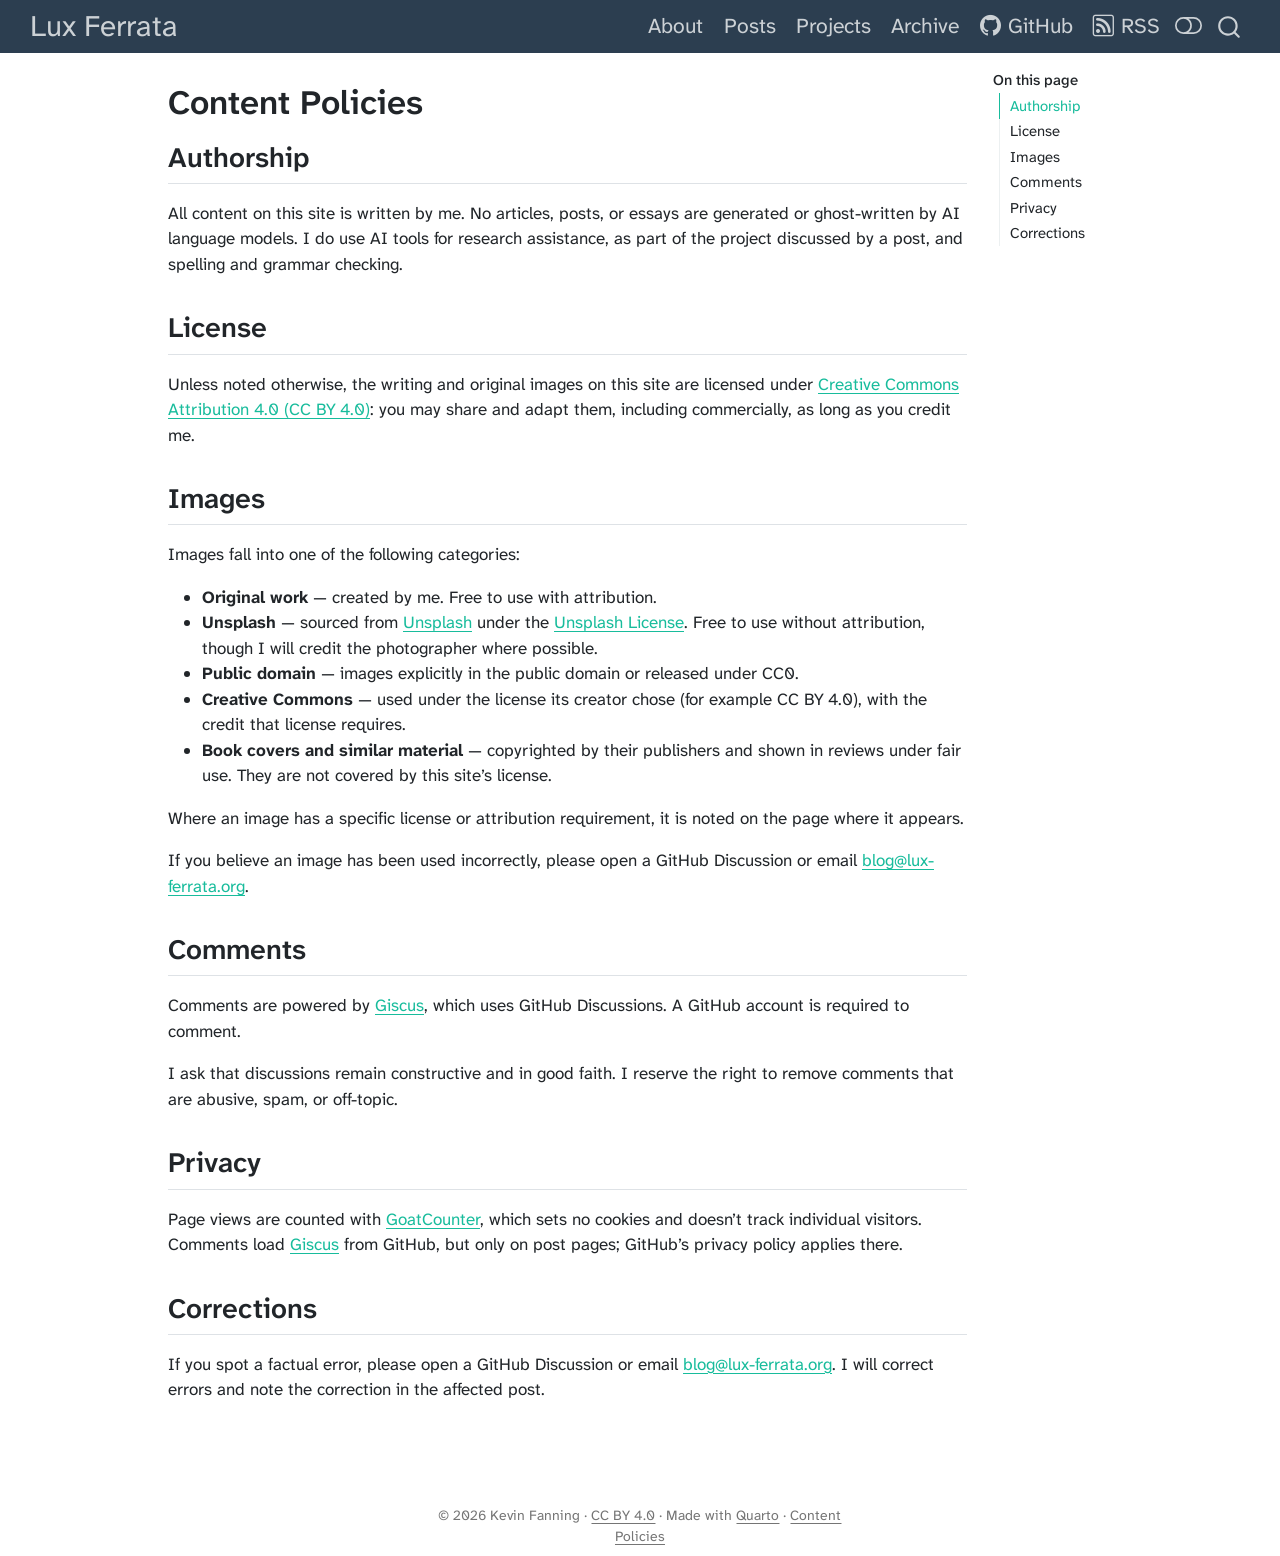
<file: content-policies.html>
<!DOCTYPE html>
<html xmlns="http://www.w3.org/1999/xhtml" lang="en" xml:lang="en"><head>

<meta charset="utf-8">
<meta name="generator" content="quarto-1.10.18">

<meta name="viewport" content="width=device-width, initial-scale=1.0, user-scalable=yes">


<title>Content Policies – Lux Ferrata</title>
<style>
/* Default styles provided by pandoc.
** See https://pandoc.org/MANUAL.html#variables-for-html for config info.
*/
span.smallcaps{font-variant: small-caps;}
div.columns{display: flex; gap: 1.5em;}
div.column{flex: auto;}
@media screen {
div.columns{gap: min(4vw, 1.5em);}
div.column{overflow-x: auto;}
}
div.hanging-indent{margin-left: 1.5em; text-indent: -1.5em;}
ul.task-list{list-style: none;}
ul.task-list li input[type="checkbox"] {
  width: 0.8em;
  margin: 0 0.8em 0.2em -1em; /* quarto-specific, see https://github.com/quarto-dev/quarto-cli/issues/4556 */ 
  vertical-align: middle;
}
</style>


<script src="site_libs/quarto-nav/quarto-nav.js"></script>
<script src="site_libs/quarto-nav/headroom.min.js"></script>
<script src="site_libs/clipboard/clipboard.min.js"></script>
<script src="site_libs/quarto-search/autocomplete.umd.js"></script>
<script src="site_libs/quarto-search/fuse.min.js"></script>
<script src="site_libs/quarto-search/quarto-search.js"></script>
<meta name="quarto:offset" content="./">
<link href="./Penrose_Valknut-3.svg" rel="icon" type="image/svg+xml">
<script src="site_libs/quarto-html/quarto.js" type="module"></script>
<script src="site_libs/quarto-html/tabsets/tabsets.js" type="module"></script>
<script src="site_libs/quarto-html/popper.min.js"></script>
<script src="site_libs/quarto-html/tippy.umd.min.js"></script>
<script src="site_libs/quarto-html/anchor.min.js"></script>
<link href="site_libs/quarto-html/tippy.css" rel="stylesheet">
<link href="site_libs/quarto-html/quarto-syntax-highlighting-041567f80d8e9f59af1da7dac95e05e3.css" rel="stylesheet" class="quarto-color-scheme" id="quarto-text-highlighting-styles">
<link href="site_libs/quarto-html/quarto-syntax-highlighting-dark-041567f80d8e9f59af1da7dac95e05e3.css" rel="stylesheet" class="quarto-color-scheme quarto-color-alternate" id="quarto-text-highlighting-styles">
<link href="site_libs/quarto-html/quarto-syntax-highlighting-041567f80d8e9f59af1da7dac95e05e3.css" rel="stylesheet" class="quarto-color-scheme-extra" id="quarto-text-highlighting-styles">
<script src="site_libs/bootstrap/bootstrap.min.js"></script>
<link href="site_libs/bootstrap/bootstrap-icons.css" rel="stylesheet">
<link href="site_libs/bootstrap/bootstrap-097f8b46d731d6fe0b08d8bd0dbfb9b0.min.css" rel="stylesheet" append-hash="true" class="quarto-color-scheme" id="quarto-bootstrap" data-mode="light">
<link href="site_libs/bootstrap/bootstrap-dark-85fc91e4a0064a1fa645dfbf7ae52fc7.min.css" rel="stylesheet" append-hash="true" class="quarto-color-scheme quarto-color-alternate" id="quarto-bootstrap" data-mode="dark">
<link href="site_libs/bootstrap/bootstrap-097f8b46d731d6fe0b08d8bd0dbfb9b0.min.css" rel="stylesheet" append-hash="true" class="quarto-color-scheme-extra" id="quarto-bootstrap" data-mode="light">
<script id="quarto-search-options" type="application/json">{
  "location": "navbar",
  "copy-button": false,
  "collapse-after": 3,
  "panel-placement": "end",
  "type": "overlay",
  "limit": 50,
  "keyboard-shortcut": [
    "f",
    "/",
    "s"
  ],
  "show-item-context": false,
  "language": {
    "search-no-results-text": "No results",
    "search-matching-documents-text": "matching documents",
    "search-copy-link-title": "Copy link to search",
    "search-hide-matches-text": "Hide additional matches",
    "search-more-match-text": "more match in this document",
    "search-more-matches-text": "more matches in this document",
    "search-clear-button-title": "Clear",
    "search-text-placeholder": "",
    "search-detached-cancel-button-title": "Cancel",
    "search-submit-button-title": "Submit",
    "search-label": "Search"
  }
}</script>
<link rel="apple-touch-icon" href="./apple-touch-icon.png">


<link rel="stylesheet" href="fonts/fonts.css">
<link rel="stylesheet" href="styles.css">
<meta property="og:title" content="Content Policies – Lux Ferrata">
<meta property="og:description" content="Personal Science and Technology Blog.">
<meta property="og:image" content="https://lux-ferrata.org/og-image.png">
<meta property="og:site_name" content="Lux Ferrata">
<meta property="og:image:height" content="630">
<meta property="og:image:width" content="1200">
<meta name="twitter:title" content="Content Policies – Lux Ferrata">
<meta name="twitter:description" content="Personal Science and Technology Blog.">
<meta name="twitter:image" content="https://lux-ferrata.org/og-image.png">
<meta name="twitter:card" content="summary_large_image">
<meta name="twitter:image-height" content="630">
<meta name="twitter:image-width" content="1200">
</head>

<body class="nav-fixed quarto-light"><script id="quarto-html-before-body" type="application/javascript">
    const toggleBodyColorMode = (bsSheetEl) => {
      const mode = bsSheetEl.getAttribute("data-mode");
      const bodyEl = window.document.querySelector("body");
      if (mode === "dark") {
        bodyEl.classList.add("quarto-dark");
        bodyEl.classList.remove("quarto-light");
      } else {
        bodyEl.classList.add("quarto-light");
        bodyEl.classList.remove("quarto-dark");
      }
    }
    const toggleBodyColorPrimary = () => {
      const bsSheetEl = window.document.querySelector("link#quarto-bootstrap:not([rel=disabled-stylesheet])");
      if (bsSheetEl) {
        toggleBodyColorMode(bsSheetEl);
      }
    }
    const setColorSchemeToggle = (alternate) => {
      const toggles = window.document.querySelectorAll('.quarto-color-scheme-toggle');
      for (let i=0; i < toggles.length; i++) {
        const toggle = toggles[i];
        if (toggle) {
          if (alternate) {
            toggle.classList.add("alternate");
          } else {
            toggle.classList.remove("alternate");
          }
        }
      }
    };
    const toggleColorMode = (alternate) => {
      // Switch the stylesheets
      const primaryStylesheets = window.document.querySelectorAll('link.quarto-color-scheme:not(.quarto-color-alternate)');
      const alternateStylesheets = window.document.querySelectorAll('link.quarto-color-scheme.quarto-color-alternate');
      manageTransitions('#quarto-margin-sidebar .nav-link', false);
      if (alternate) {
        // note: dark is layered on light, we don't disable primary!
        enableStylesheet(alternateStylesheets);
        for (const sheetNode of alternateStylesheets) {
          if (sheetNode.id === "quarto-bootstrap") {
            toggleBodyColorMode(sheetNode);
          }
        }
      } else {
        disableStylesheet(alternateStylesheets);
        enableStylesheet(primaryStylesheets)
        toggleBodyColorPrimary();
      }
      manageTransitions('#quarto-margin-sidebar .nav-link', true);
      // Switch the toggles
      setColorSchemeToggle(alternate)
      // Hack to workaround the fact that safari doesn't
      // properly recolor the scrollbar when toggling (#1455)
      if (navigator.userAgent.indexOf('Safari') > 0 && navigator.userAgent.indexOf('Chrome') == -1) {
        manageTransitions("body", false);
        window.scrollTo(0, 1);
        setTimeout(() => {
          window.scrollTo(0, 0);
          manageTransitions("body", true);
        }, 40);
      }
    }
    const disableStylesheet = (stylesheets) => {
      for (let i=0; i < stylesheets.length; i++) {
        const stylesheet = stylesheets[i];
        stylesheet.rel = 'disabled-stylesheet';
      }
    }
    const enableStylesheet = (stylesheets) => {
      for (let i=0; i < stylesheets.length; i++) {
        const stylesheet = stylesheets[i];
        if(stylesheet.rel !== 'stylesheet') { // for Chrome, which will still FOUC without this check
          stylesheet.rel = 'stylesheet';
        }
      }
    }
    const manageTransitions = (selector, allowTransitions) => {
      const els = window.document.querySelectorAll(selector);
      for (let i=0; i < els.length; i++) {
        const el = els[i];
        if (allowTransitions) {
          el.classList.remove('notransition');
        } else {
          el.classList.add('notransition');
        }
      }
    }
    const isFileUrl = () => {
      return window.location.protocol === 'file:';
    }
    const hasAlternateSentinel = () => {
      let styleSentinel = getColorSchemeSentinel();
      if (styleSentinel !== null) {
        return styleSentinel === "alternate";
      } else {
        return false;
      }
    }
    const setStyleSentinel = (alternate) => {
      const value = alternate ? "alternate" : "default";
      if (!isFileUrl()) {
        window.localStorage.setItem("quarto-color-scheme", value);
      } else {
        localAlternateSentinel = value;
      }
    }
    const getColorSchemeSentinel = () => {
      if (!isFileUrl()) {
        const storageValue = window.localStorage.getItem("quarto-color-scheme");
        return storageValue != null ? storageValue : localAlternateSentinel;
      } else {
        return localAlternateSentinel;
      }
    }
    const toggleGiscusIfUsed = (isAlternate, darkModeDefault) => {
      const baseTheme = document.querySelector('#giscus-base-theme')?.value ?? 'light';
      const alternateTheme = document.querySelector('#giscus-alt-theme')?.value ?? 'dark';
      let newTheme = '';
      if(authorPrefersDark) {
        newTheme = isAlternate ? baseTheme : alternateTheme;
      } else {
        newTheme = isAlternate ? alternateTheme : baseTheme;
      }
      const changeGiscusTheme = () => {
        // From: https://github.com/giscus/giscus/issues/336
        const sendMessage = (message) => {
          const iframe = document.querySelector('iframe.giscus-frame');
          if (!iframe) return;
          iframe.contentWindow.postMessage({ giscus: message }, 'https://giscus.app');
        }
        sendMessage({
          setConfig: {
            theme: newTheme
          }
        });
      }
      const isGiscussLoaded = window.document.querySelector('iframe.giscus-frame') !== null;
      if (isGiscussLoaded) {
        changeGiscusTheme();
      }
    };
    const authorPrefersDark = false;
    const queryPrefersDark = window.matchMedia('(prefers-color-scheme: dark)');
    const darkModeDefault = queryPrefersDark.matches;
      document.querySelector('link#quarto-text-highlighting-styles.quarto-color-scheme-extra').rel = 'disabled-stylesheet';
      document.querySelector('link#quarto-bootstrap.quarto-color-scheme-extra').rel = 'disabled-stylesheet';
    let localAlternateSentinel = darkModeDefault ? 'alternate' : 'default';
    // Dark / light mode switch
    window.quartoToggleColorScheme = () => {
      // Read the current dark / light value
      let toAlternate = !hasAlternateSentinel();
      toggleColorMode(toAlternate);
      setStyleSentinel(toAlternate);
      toggleGiscusIfUsed(toAlternate, darkModeDefault);
      window.dispatchEvent(new Event('resize'));
    };
    queryPrefersDark.addEventListener("change", e => {
      if(window.localStorage.getItem("quarto-color-scheme") !== null)
        return;
      const alternate = e.matches
      toggleColorMode(alternate);
      localAlternateSentinel = e.matches ? 'alternate' : 'default'; // this is used alongside local storage!
      toggleGiscusIfUsed(alternate, darkModeDefault);
    });
    // Switch to dark mode if need be
    if (hasAlternateSentinel()) {
      toggleColorMode(true);
    } else {
      toggleColorMode(false);
    }
  </script>

<div id="quarto-search-results"></div>
  <header id="quarto-header" class="headroom fixed-top">
    <nav class="navbar navbar-expand-lg " data-bs-theme="dark">
      <div class="navbar-container container-fluid">
      <div class="navbar-brand-container mx-auto">
    <a class="navbar-brand" href="./index.html">
    <span class="navbar-title">Lux Ferrata</span>
    </a>
  </div>
            <div id="quarto-search" class="" title="Search"></div>
          <button class="navbar-toggler" type="button" data-bs-toggle="collapse" data-bs-target="#navbarCollapse" aria-controls="navbarCollapse" role="menu" aria-expanded="false" aria-label="Toggle navigation" onclick="if (window.quartoToggleHeadroom) { window.quartoToggleHeadroom(); }">
  <span class="navbar-toggler-icon"></span>
</button>
          <div class="collapse navbar-collapse" id="navbarCollapse">
            <ul class="navbar-nav navbar-nav-scroll ms-auto">
  <li class="nav-item">
    <a class="nav-link" href="./author.html"> 
<span class="menu-text">About</span></a>
  </li>  
  <li class="nav-item">
    <a class="nav-link" href="./index.html"> 
<span class="menu-text">Posts</span></a>
  </li>  
  <li class="nav-item">
    <a class="nav-link" href="./projects.html"> 
<span class="menu-text">Projects</span></a>
  </li>  
  <li class="nav-item">
    <a class="nav-link" href="./archive.html"> 
<span class="menu-text">Archive</span></a>
  </li>  
  <li class="nav-item">
    <a class="nav-link" href="https://github.com/lux-ferrata"> <i class="bi bi-github" role="img">
</i> 
<span class="menu-text">GitHub</span></a>
  </li>  
  <li class="nav-item">
    <a class="nav-link" href="./index.xml"> <i class="bi bi-rss" role="img">
</i> 
<span class="menu-text">RSS</span></a>
  </li>  
</ul>
          </div> <!-- /navcollapse -->
            <div class="quarto-navbar-tools">
  <a href="" class="quarto-color-scheme-toggle quarto-navigation-tool  px-1" onclick="window.quartoToggleColorScheme(); return false;" title="Toggle dark mode"><i class="bi"></i></a>
</div>
      </div> <!-- /container-fluid -->
    </nav>
</header>
<!-- content -->
<div id="quarto-content" class="quarto-container page-columns page-rows-contents page-layout-article page-navbar">
<!-- sidebar -->
<!-- margin-sidebar -->
    <div id="quarto-margin-sidebar" class="sidebar margin-sidebar">
        <nav id="TOC" role="doc-toc" class="toc-active">
    <h2 id="toc-title">On this page</h2>
   
  <ul>
  <li><a href="#authorship" id="toc-authorship" class="nav-link active" data-scroll-target="#authorship">Authorship</a></li>
  <li><a href="#license" id="toc-license" class="nav-link" data-scroll-target="#license">License</a></li>
  <li><a href="#images" id="toc-images" class="nav-link" data-scroll-target="#images">Images</a></li>
  <li><a href="#comments" id="toc-comments" class="nav-link" data-scroll-target="#comments">Comments</a></li>
  <li><a href="#privacy" id="toc-privacy" class="nav-link" data-scroll-target="#privacy">Privacy</a></li>
  <li><a href="#corrections" id="toc-corrections" class="nav-link" data-scroll-target="#corrections">Corrections</a></li>
  </ul>
</nav>
    </div>
<!-- main -->
<main class="content" id="quarto-document-content">


<header id="title-block-header" class="quarto-title-block default">
<div class="quarto-title">
<h1 class="title">Content Policies</h1>
</div>



<div class="quarto-title-meta">

    
  
    
  </div>
  


</header>


<section id="authorship" class="level2">
<h2 class="anchored" data-anchor-id="authorship">Authorship</h2>
<p>All content on this site is written by me. No articles, posts, or essays are generated or ghost-written by AI language models. I do use AI tools for research assistance, as part of the project discussed by a post, and spelling and grammar checking.</p>
</section>
<section id="license" class="level2">
<h2 class="anchored" data-anchor-id="license">License</h2>
<p>Unless noted otherwise, the writing and original images on this site are licensed under <a href="https://creativecommons.org/licenses/by/4.0/">Creative Commons Attribution 4.0 (CC BY 4.0)</a>: you may share and adapt them, including commercially, as long as you credit me.</p>
</section>
<section id="images" class="level2">
<h2 class="anchored" data-anchor-id="images">Images</h2>
<p>Images fall into one of the following categories:</p>
<ul>
<li><strong>Original work</strong> — created by me. Free to use with attribution.</li>
<li><strong>Unsplash</strong> — sourced from <a href="https://unsplash.com">Unsplash</a> under the <a href="https://unsplash.com/license">Unsplash License</a>. Free to use without attribution, though I will credit the photographer where possible.</li>
<li><strong>Public domain</strong> — images explicitly in the public domain or released under CC0.</li>
<li><strong>Creative Commons</strong> — used under the license its creator chose (for example CC BY 4.0), with the credit that license requires.</li>
<li><strong>Book covers and similar material</strong> — copyrighted by their publishers and shown in reviews under fair use. They are not covered by this site’s license.</li>
</ul>
<p>Where an image has a specific license or attribution requirement, it is noted on the page where it appears.</p>
<p>If you believe an image has been used incorrectly, please open a GitHub Discussion or email <a href="mailto:blog@lux-ferrata.org">blog@lux-ferrata.org</a>.</p>
</section>
<section id="comments" class="level2">
<h2 class="anchored" data-anchor-id="comments">Comments</h2>
<p>Comments are powered by <a href="https://giscus.app">Giscus</a>, which uses GitHub Discussions. A GitHub account is required to comment.</p>
<p>I ask that discussions remain constructive and in good faith. I reserve the right to remove comments that are abusive, spam, or off-topic.</p>
</section>
<section id="privacy" class="level2">
<h2 class="anchored" data-anchor-id="privacy">Privacy</h2>
<p>Page views are counted with <a href="https://www.goatcounter.com">GoatCounter</a>, which sets no cookies and doesn’t track individual visitors. Comments load <a href="https://giscus.app">Giscus</a> from GitHub, but only on post pages; GitHub’s privacy policy applies there.</p>
</section>
<section id="corrections" class="level2">
<h2 class="anchored" data-anchor-id="corrections">Corrections</h2>
<p>If you spot a factual error, please open a GitHub Discussion or email <a href="mailto:blog@lux-ferrata.org">blog@lux-ferrata.org</a>. I will correct errors and note the correction in the affected post.</p>


</section>

</main> <!-- /main -->
<script id="quarto-html-after-body" type="application/javascript">
  window.document.addEventListener("DOMContentLoaded", function (event) {
    // Ensure there is a toggle, if there isn't float one in the top right
    if (window.document.querySelector('.quarto-color-scheme-toggle') === null) {
      const a = window.document.createElement('a');
      a.classList.add('top-right');
      a.classList.add('quarto-color-scheme-toggle');
      a.href = "";
      a.onclick = function() { try { window.quartoToggleColorScheme(); } catch {} return false; };
      const i = window.document.createElement("i");
      i.classList.add('bi');
      a.appendChild(i);
      window.document.body.appendChild(a);
    }
    setColorSchemeToggle(hasAlternateSentinel())
    const icon = "";
    const anchorJS = new window.AnchorJS();
    anchorJS.options = {
      placement: 'right',
      icon: icon
    };
    anchorJS.add('.anchored');
    const isCodeAnnotation = (el) => {
      for (const clz of el.classList) {
        if (clz.startsWith('code-annotation-')) {                     
          return true;
        }
      }
      return false;
    }
    const onCopySuccess = function(e) {
      // button target
      const button = e.trigger;
      // don't keep focus
      button.blur();
      // flash "checked"
      button.classList.add('code-copy-button-checked');
      var currentTitle = button.getAttribute("title");
      button.setAttribute("title", "Copied!");
      let tooltip;
      if (window.bootstrap) {
        button.setAttribute("data-bs-toggle", "tooltip");
        button.setAttribute("data-bs-placement", "left");
        button.setAttribute("data-bs-title", "Copied!");
        tooltip = new bootstrap.Tooltip(button, 
          { trigger: "manual", 
            customClass: "code-copy-button-tooltip",
            offset: [0, -8]});
        tooltip.show();    
      }
      setTimeout(function() {
        if (tooltip) {
          tooltip.hide();
          button.removeAttribute("data-bs-title");
          button.removeAttribute("data-bs-toggle");
          button.removeAttribute("data-bs-placement");
        }
        button.setAttribute("title", currentTitle);
        button.classList.remove('code-copy-button-checked');
      }, 1000);
      // clear code selection
      e.clearSelection();
    }
    const getTextToCopy = function(trigger) {
      const outerScaffold = trigger.parentElement.cloneNode(true);
      const codeEl = outerScaffold.querySelector('code');
      for (const childEl of codeEl.children) {
        if (isCodeAnnotation(childEl)) {
          childEl.remove();
        }
      }
      return codeEl.innerText;
    }
    const clipboard = new window.ClipboardJS('.code-copy-button:not([data-in-quarto-modal])', {
      text: getTextToCopy
    });
    clipboard.on('success', onCopySuccess);
    if (window.document.getElementById('quarto-embedded-source-code-modal')) {
      const clipboardModal = new window.ClipboardJS('.code-copy-button[data-in-quarto-modal]', {
        text: getTextToCopy,
        container: window.document.getElementById('quarto-embedded-source-code-modal')
      });
      clipboardModal.on('success', onCopySuccess);
    }
      var localhostRegex = new RegExp(/^(?:http|https):\/\/localhost\:?[0-9]*\//);
      var mailtoRegex = new RegExp(/^mailto:/);
        var filterRegex = new RegExp("https:\/\/lux-ferrata\.org");
      var isInternal = (href) => {
          return filterRegex.test(href) || localhostRegex.test(href) || mailtoRegex.test(href);
      }
      // Inspect non-navigation links and adorn them if external
     var links = window.document.querySelectorAll('a[href]:not(.nav-link):not(.navbar-brand):not(.toc-action):not(.sidebar-link):not(.sidebar-item-toggle):not(.pagination-link):not(.no-external):not([aria-hidden]):not(.dropdown-item):not(.quarto-navigation-tool):not(.about-link)');
      for (var i=0; i<links.length; i++) {
        const link = links[i];
        if (!isInternal(link.href)) {
          // undo the damage that might have been done by quarto-nav.js in the case of
          // links that we want to consider external
          if (link.dataset.originalHref !== undefined) {
            link.href = link.dataset.originalHref;
          }
        }
      }
    function tippyHover(el, contentFn, onTriggerFn, onUntriggerFn) {
      const config = {
        allowHTML: true,
        maxWidth: 500,
        delay: 100,
        arrow: false,
        appendTo: function(el) {
            return el.parentElement;
        },
        interactive: true,
        interactiveBorder: 10,
        theme: 'quarto',
        placement: 'bottom-start',
      };
      if (contentFn) {
        config.content = contentFn;
      }
      if (onTriggerFn) {
        config.onTrigger = onTriggerFn;
      }
      if (onUntriggerFn) {
        config.onUntrigger = onUntriggerFn;
      }
      window.tippy(el, config); 
    }
    const noterefs = window.document.querySelectorAll('a[role="doc-noteref"]');
    for (var i=0; i<noterefs.length; i++) {
      const ref = noterefs[i];
      tippyHover(ref, function() {
        // use id or data attribute instead here
        let href = ref.getAttribute('data-footnote-href') || ref.getAttribute('href');
        try { href = new URL(href).hash; } catch {}
        const id = href.replace(/^#\/?/, "");
        const note = window.document.getElementById(id);
        if (note) {
          return note.innerHTML;
        } else {
          return "";
        }
      });
    }
    const xrefs = window.document.querySelectorAll('a.quarto-xref');
    const processXRef = (id, note) => {
      // Strip column container classes
      const stripColumnClz = (el) => {
        el.classList.remove("page-full", "page-columns");
        if (el.children) {
          for (const child of el.children) {
            stripColumnClz(child);
          }
        }
      }
      stripColumnClz(note)
      if (id === null || id.startsWith('sec-')) {
        // Special case sections, only their first couple elements
        const container = document.createElement("div");
        if (note.children && note.children.length > 2) {
          container.appendChild(note.children[0].cloneNode(true));
          for (let i = 1; i < note.children.length; i++) {
            const child = note.children[i];
            if (child.tagName === "P" && child.innerText === "") {
              continue;
            } else {
              container.appendChild(child.cloneNode(true));
              break;
            }
          }
          if (window.Quarto?.typesetMath) {
            window.Quarto.typesetMath(container);
          }
          return container.innerHTML
        } else {
          if (window.Quarto?.typesetMath) {
            window.Quarto.typesetMath(note);
          }
          return note.innerHTML;
        }
      } else {
        // Remove any anchor links if they are present
        const anchorLink = note.querySelector('a.anchorjs-link');
        if (anchorLink) {
          anchorLink.remove();
        }
        if (window.Quarto?.typesetMath) {
          window.Quarto.typesetMath(note);
        }
        if (note.classList.contains("callout")) {
          return note.outerHTML;
        } else {
          return note.innerHTML;
        }
      }
    }
    for (var i=0; i<xrefs.length; i++) {
      const xref = xrefs[i];
      tippyHover(xref, undefined, function(instance) {
        instance.disable();
        let url = xref.getAttribute('href');
        let hash = undefined; 
        if (url.startsWith('#')) {
          hash = url;
        } else {
          try { hash = new URL(url).hash; } catch {}
        }
        if (hash) {
          const id = hash.replace(/^#\/?/, "");
          const note = window.document.getElementById(id);
          if (note !== null) {
            try {
              const html = processXRef(id, note.cloneNode(true));
              instance.setContent(html);
            } finally {
              instance.enable();
              instance.show();
            }
          } else {
            // See if we can fetch this
            fetch(url.split('#')[0])
            .then(res => res.text())
            .then(html => {
              const parser = new DOMParser();
              const htmlDoc = parser.parseFromString(html, "text/html");
              const note = htmlDoc.getElementById(id);
              if (note !== null) {
                const html = processXRef(id, note);
                instance.setContent(html);
              } 
            }).finally(() => {
              instance.enable();
              instance.show();
            });
          }
        } else {
          // See if we can fetch a full url (with no hash to target)
          // This is a special case and we should probably do some content thinning / targeting
          fetch(url)
          .then(res => res.text())
          .then(html => {
            const parser = new DOMParser();
            const htmlDoc = parser.parseFromString(html, "text/html");
            const note = htmlDoc.querySelector('main.content');
            if (note !== null) {
              // This should only happen for chapter cross references
              // (since there is no id in the URL)
              // remove the first header
              if (note.children.length > 0 && note.children[0].tagName === "HEADER") {
                note.children[0].remove();
              }
              const html = processXRef(null, note);
              instance.setContent(html);
            } 
          }).finally(() => {
            instance.enable();
            instance.show();
          });
        }
      }, function(instance) {
      });
    }
        let selectedAnnoteEl;
        const selectorForAnnotation = ( cell, annotation) => {
          let cellAttr = 'data-code-cell="' + cell + '"';
          let lineAttr = 'data-code-annotation="' +  annotation + '"';
          const selector = 'span[' + cellAttr + '][' + lineAttr + ']';
          return selector;
        }
        const selectCodeLines = (annoteEl) => {
          const doc = window.document;
          const targetCell = annoteEl.getAttribute("data-target-cell");
          const targetAnnotation = annoteEl.getAttribute("data-target-annotation");
          const annoteSpan = window.document.querySelector(selectorForAnnotation(targetCell, targetAnnotation));
          const lines = annoteSpan.getAttribute("data-code-lines").split(",");
          const lineIds = lines.map((line) => {
            return targetCell + "-" + line;
          })
          let top = null;
          let height = null;
          let parent = null;
          if (lineIds.length > 0) {
              //compute the position of the single el (top and bottom and make a div)
              const el = window.document.getElementById(lineIds[0]);
              top = el.offsetTop;
              height = el.offsetHeight;
              parent = el.parentElement.parentElement;
            if (lineIds.length > 1) {
              const lastEl = window.document.getElementById(lineIds[lineIds.length - 1]);
              const bottom = lastEl.offsetTop + lastEl.offsetHeight;
              height = bottom - top;
            }
            if (top !== null && height !== null && parent !== null) {
              // cook up a div (if necessary) and position it 
              let div = window.document.getElementById("code-annotation-line-highlight");
              if (div === null) {
                div = window.document.createElement("div");
                div.setAttribute("id", "code-annotation-line-highlight");
                div.style.position = 'absolute';
                parent.appendChild(div);
              }
              div.style.top = top - 2 + "px";
              div.style.height = height + 4 + "px";
              div.style.left = 0;
              let gutterDiv = window.document.getElementById("code-annotation-line-highlight-gutter");
              if (gutterDiv === null) {
                gutterDiv = window.document.createElement("div");
                gutterDiv.setAttribute("id", "code-annotation-line-highlight-gutter");
                gutterDiv.style.position = 'absolute';
                const codeCell = window.document.getElementById(targetCell);
                const gutter = codeCell.querySelector('.code-annotation-gutter');
                gutter.appendChild(gutterDiv);
              }
              gutterDiv.style.top = top - 2 + "px";
              gutterDiv.style.height = height + 4 + "px";
            }
            selectedAnnoteEl = annoteEl;
          }
        };
        const unselectCodeLines = () => {
          const elementsIds = ["code-annotation-line-highlight", "code-annotation-line-highlight-gutter"];
          elementsIds.forEach((elId) => {
            const div = window.document.getElementById(elId);
            if (div) {
              div.remove();
            }
          });
          selectedAnnoteEl = undefined;
        };
          // Handle positioning of the toggle
      window.addEventListener(
        "resize",
        throttle(() => {
          elRect = undefined;
          if (selectedAnnoteEl) {
            selectCodeLines(selectedAnnoteEl);
          }
        }, 10)
      );
      function throttle(fn, ms) {
      let throttle = false;
      let timer;
        return (...args) => {
          if(!throttle) { // first call gets through
              fn.apply(this, args);
              throttle = true;
          } else { // all the others get throttled
              if(timer) clearTimeout(timer); // cancel #2
              timer = setTimeout(() => {
                fn.apply(this, args);
                timer = throttle = false;
              }, ms);
          }
        };
      }
        // Attach click handler to the DT
        const annoteDls = window.document.querySelectorAll('dt[data-target-cell]');
        for (const annoteDlNode of annoteDls) {
          annoteDlNode.addEventListener('click', (event) => {
            const clickedEl = event.target;
            if (clickedEl !== selectedAnnoteEl) {
              unselectCodeLines();
              const activeEl = window.document.querySelector('dt[data-target-cell].code-annotation-active');
              if (activeEl) {
                activeEl.classList.remove('code-annotation-active');
              }
              selectCodeLines(clickedEl);
              clickedEl.classList.add('code-annotation-active');
            } else {
              // Unselect the line
              unselectCodeLines();
              clickedEl.classList.remove('code-annotation-active');
            }
          });
        }
    const findCites = (el) => {
      const parentEl = el.parentElement;
      if (parentEl) {
        const cites = parentEl.dataset.cites;
        if (cites) {
          return {
            el,
            cites: cites.split(' ')
          };
        } else {
          return findCites(el.parentElement)
        }
      } else {
        return undefined;
      }
    };
    var bibliorefs = window.document.querySelectorAll('a[role="doc-biblioref"]');
    for (var i=0; i<bibliorefs.length; i++) {
      const ref = bibliorefs[i];
      const citeInfo = findCites(ref);
      if (citeInfo) {
        tippyHover(citeInfo.el, function() {
          var popup = window.document.createElement('div');
          citeInfo.cites.forEach(function(cite) {
            var citeDiv = window.document.createElement('div');
            citeDiv.classList.add('hanging-indent');
            citeDiv.classList.add('csl-entry');
            var biblioDiv = window.document.getElementById('ref-' + cite);
            if (biblioDiv) {
              citeDiv.innerHTML = biblioDiv.innerHTML;
            }
            popup.appendChild(citeDiv);
          });
          return popup.innerHTML;
        });
      }
    }
  });
  </script>
</div> <!-- /content -->
<footer class="footer">
  <div class="nav-footer">
    <div class="nav-footer-left">
      &nbsp;
    </div>   
    <div class="nav-footer-center">
<p>© 2026 Kevin Fanning · <a href="https://creativecommons.org/licenses/by/4.0/">CC BY 4.0</a> · Made with <a href="https://quarto.org">Quarto</a> · <a href="./content-policies.html">Content Policies</a></p>
</div>
    <div class="nav-footer-right">
      &nbsp;
    </div>
  </div>
</footer>
<script data-goatcounter="https://xin-ferrata.goatcounter.com/count" async="" src="//gc.zgo.at/count.js"></script>




</body></html>
</file>
<file: site_libs/quarto-html/tippy.css>
.tippy-box[data-animation=fade][data-state=hidden]{opacity:0}[data-tippy-root]{max-width:calc(100vw - 10px)}.tippy-box{position:relative;background-color:#333;color:#fff;border-radius:4px;font-size:14px;line-height:1.4;white-space:normal;outline:0;transition-property:transform,visibility,opacity}.tippy-box[data-placement^=top]>.tippy-arrow{bottom:0}.tippy-box[data-placement^=top]>.tippy-arrow:before{bottom:-7px;left:0;border-width:8px 8px 0;border-top-color:initial;transform-origin:center top}.tippy-box[data-placement^=bottom]>.tippy-arrow{top:0}.tippy-box[data-placement^=bottom]>.tippy-arrow:before{top:-7px;left:0;border-width:0 8px 8px;border-bottom-color:initial;transform-origin:center bottom}.tippy-box[data-placement^=left]>.tippy-arrow{right:0}.tippy-box[data-placement^=left]>.tippy-arrow:before{border-width:8px 0 8px 8px;border-left-color:initial;right:-7px;transform-origin:center left}.tippy-box[data-placement^=right]>.tippy-arrow{left:0}.tippy-box[data-placement^=right]>.tippy-arrow:before{left:-7px;border-width:8px 8px 8px 0;border-right-color:initial;transform-origin:center right}.tippy-box[data-inertia][data-state=visible]{transition-timing-function:cubic-bezier(.54,1.5,.38,1.11)}.tippy-arrow{width:16px;height:16px;color:#333}.tippy-arrow:before{content:"";position:absolute;border-color:transparent;border-style:solid}.tippy-content{position:relative;padding:5px 9px;z-index:1}
</file>
<file: site_libs/quarto-html/quarto-syntax-highlighting-64a204ab8560d761af7679ceaba22944.css>
/* quarto syntax highlight colors */
:root {
  --quarto-hl-ot-color: #003B4F;
  --quarto-hl-at-color: #657422;
  --quarto-hl-ss-color: #20794D;
  --quarto-hl-an-color: #5E5E5E;
  --quarto-hl-fu-color: #4758AB;
  --quarto-hl-st-color: #20794D;
  --quarto-hl-cf-color: #003B4F;
  --quarto-hl-op-color: #5E5E5E;
  --quarto-hl-er-color: #AD0000;
  --quarto-hl-bn-color: #AD0000;
  --quarto-hl-al-color: #AD0000;
  --quarto-hl-va-color: #111111;
  --quarto-hl-bu-color: inherit;
  --quarto-hl-ex-color: inherit;
  --quarto-hl-pp-color: #AD0000;
  --quarto-hl-in-color: #5E5E5E;
  --quarto-hl-vs-color: #20794D;
  --quarto-hl-wa-color: #5E5E5E;
  --quarto-hl-do-color: #5E5E5E;
  --quarto-hl-im-color: #00769E;
  --quarto-hl-ch-color: #20794D;
  --quarto-hl-dt-color: #AD0000;
  --quarto-hl-fl-color: #AD0000;
  --quarto-hl-co-color: #5E5E5E;
  --quarto-hl-cv-color: #5E5E5E;
  --quarto-hl-cn-color: #8f5902;
  --quarto-hl-sc-color: #5E5E5E;
  --quarto-hl-dv-color: #AD0000;
  --quarto-hl-kw-color: #003B4F;
}

/* other quarto variables */
:root {
  --quarto-font-monospace: SFMono-Regular, Menlo, Monaco, Consolas, "Liberation Mono", "Courier New", monospace;
}

/* syntax highlight based on Pandoc's rules */
pre > code.sourceCode > span {
  color: #003B4F;
}

code.sourceCode > span {
  color: #003B4F;
}

div.sourceCode,
div.sourceCode pre.sourceCode {
  color: #003B4F;
}

/* Normal */
code span {
  color: #003B4F;
}

/* Alert */
code span.al {
  color: #AD0000;
  font-style: inherit;
}

/* Annotation */
code span.an {
  color: #5E5E5E;
  font-style: inherit;
}

/* Attribute */
code span.at {
  color: #657422;
  font-style: inherit;
}

/* BaseN */
code span.bn {
  color: #AD0000;
  font-style: inherit;
}

/* BuiltIn */
code span.bu {
  font-style: inherit;
}

/* ControlFlow */
code span.cf {
  color: #003B4F;
  font-weight: bold;
  font-style: inherit;
}

/* Char */
code span.ch {
  color: #20794D;
  font-style: inherit;
}

/* Constant */
code span.cn {
  color: #8f5902;
  font-style: inherit;
}

/* Comment */
code span.co {
  color: #5E5E5E;
  font-style: inherit;
}

/* CommentVar */
code span.cv {
  color: #5E5E5E;
  font-style: italic;
}

/* Documentation */
code span.do {
  color: #5E5E5E;
  font-style: italic;
}

/* DataType */
code span.dt {
  color: #AD0000;
  font-style: inherit;
}

/* DecVal */
code span.dv {
  color: #AD0000;
  font-style: inherit;
}

/* Error */
code span.er {
  color: #AD0000;
  font-style: inherit;
}

/* Extension */
code span.ex {
  font-style: inherit;
}

/* Float */
code span.fl {
  color: #AD0000;
  font-style: inherit;
}

/* Function */
code span.fu {
  color: #4758AB;
  font-style: inherit;
}

/* Import */
code span.im {
  color: #00769E;
  font-style: inherit;
}

/* Information */
code span.in {
  color: #5E5E5E;
  font-style: inherit;
}

/* Keyword */
code span.kw {
  color: #003B4F;
  font-weight: bold;
  font-style: inherit;
}

/* Operator */
code span.op {
  color: #5E5E5E;
  font-style: inherit;
}

/* Other */
code span.ot {
  color: #003B4F;
  font-style: inherit;
}

/* Preprocessor */
code span.pp {
  color: #AD0000;
  font-style: inherit;
}

/* SpecialChar */
code span.sc {
  color: #5E5E5E;
  font-style: inherit;
}

/* SpecialString */
code span.ss {
  color: #20794D;
  font-style: inherit;
}

/* String */
code span.st {
  color: #20794D;
  font-style: inherit;
}

/* Variable */
code span.va {
  color: #111111;
  font-style: inherit;
}

/* VerbatimString */
code span.vs {
  color: #20794D;
  font-style: inherit;
}

/* Warning */
code span.wa {
  color: #5E5E5E;
  font-style: italic;
}

.prevent-inlining {
  content: "</";
}

/*# sourceMappingURL=9d8d5bb603a83b8298b89080a598c93b.css.map */
</file>
<file: site_libs/quarto-html/quarto-syntax-highlighting-dark-b85bc7c33db8c58e0ec93c3465666fed.css>
/* quarto syntax highlight colors */
:root {
  --quarto-hl-al-color: #f07178;
  --quarto-hl-an-color: #d4d0ab;
  --quarto-hl-at-color: #00e0e0;
  --quarto-hl-bn-color: #d4d0ab;
  --quarto-hl-bu-color: #abe338;
  --quarto-hl-ch-color: #abe338;
  --quarto-hl-co-color: #f8f8f2;
  --quarto-hl-cv-color: #ffd700;
  --quarto-hl-cn-color: #ffd700;
  --quarto-hl-cf-color: #ffa07a;
  --quarto-hl-dt-color: #ffa07a;
  --quarto-hl-dv-color: #d4d0ab;
  --quarto-hl-do-color: #f8f8f2;
  --quarto-hl-er-color: #f07178;
  --quarto-hl-ex-color: #00e0e0;
  --quarto-hl-fl-color: #d4d0ab;
  --quarto-hl-fu-color: #ffa07a;
  --quarto-hl-im-color: #abe338;
  --quarto-hl-in-color: #d4d0ab;
  --quarto-hl-kw-color: #ffa07a;
  --quarto-hl-op-color: #ffa07a;
  --quarto-hl-ot-color: #00e0e0;
  --quarto-hl-pp-color: #dcc6e0;
  --quarto-hl-re-color: #00e0e0;
  --quarto-hl-sc-color: #abe338;
  --quarto-hl-ss-color: #abe338;
  --quarto-hl-st-color: #abe338;
  --quarto-hl-va-color: #00e0e0;
  --quarto-hl-vs-color: #abe338;
  --quarto-hl-wa-color: #dcc6e0;
}

/* other quarto variables */
:root {
  --quarto-font-monospace: SFMono-Regular, Menlo, Monaco, Consolas, "Liberation Mono", "Courier New", monospace;
}

/* syntax highlight based on Pandoc's rules */
pre > code.sourceCode > span {
  color: #f8f8f2;
}

code.sourceCode > span {
  color: #f8f8f2;
}

div.sourceCode,
div.sourceCode pre.sourceCode {
  color: #f8f8f2;
}

/* Normal */
code span {
  color: #f8f8f2;
}

/* Alert */
code span.al {
  color: #f07178;
}

/* Annotation */
code span.an {
  color: #d4d0ab;
}

/* Attribute */
code span.at {
  color: #00e0e0;
}

/* BaseN */
code span.bn {
  color: #d4d0ab;
}

/* BuiltIn */
code span.bu {
  color: #abe338;
}

/* ControlFlow */
code span.cf {
  font-weight: bold;
  color: #ffa07a;
}

/* Char */
code span.ch {
  color: #abe338;
}

/* Constant */
code span.cn {
  color: #ffd700;
}

/* Comment */
code span.co {
  font-style: italic;
  color: #f8f8f2;
}

/* CommentVar */
code span.cv {
  color: #ffd700;
}

/* Documentation */
code span.do {
  color: #f8f8f2;
}

/* DataType */
code span.dt {
  color: #ffa07a;
}

/* DecVal */
code span.dv {
  color: #d4d0ab;
}

/* Error */
code span.er {
  color: #f07178;
  text-decoration: underline;
}

/* Extension */
code span.ex {
  font-weight: bold;
  color: #00e0e0;
}

/* Float */
code span.fl {
  color: #d4d0ab;
}

/* Function */
code span.fu {
  color: #ffa07a;
}

/* Import */
code span.im {
  color: #abe338;
}

/* Information */
code span.in {
  color: #d4d0ab;
}

/* Keyword */
code span.kw {
  font-weight: bold;
  color: #ffa07a;
}

/* Operator */
code span.op {
  color: #ffa07a;
}

/* Other */
code span.ot {
  color: #00e0e0;
}

/* Preprocessor */
code span.pp {
  color: #dcc6e0;
}

/* RegionMarker */
code span.re {
  background-color: #f8f8f2;
  color: #00e0e0;
}

/* SpecialChar */
code span.sc {
  color: #abe338;
}

/* SpecialString */
code span.ss {
  color: #abe338;
}

/* String */
code span.st {
  color: #abe338;
}

/* Variable */
code span.va {
  color: #00e0e0;
}

/* VerbatimString */
code span.vs {
  color: #abe338;
}

/* Warning */
code span.wa {
  color: #dcc6e0;
}

.prevent-inlining {
  content: "</";
}

/*# sourceMappingURL=4ed8f1090dec6531da29ab00902aa718.css.map */
</file>
<file: styles.css>
/* css styles */

/* ORCID icon injected before the about-link that points to orcid.org */
a.about-link[href*="orcid.org"]::before {
  content: "";
  display: inline-block;
  width: 1em;
  height: 1em;
  background-image: url("data:image/svg+xml,%3Csvg xmlns='http://www.w3.org/2000/svg' viewBox='0 0 256 256'%3E%3Cpath d='M256,128c0,70.7-57.3,128-128,128C57.3,256,0,198.7,0,128C0,57.3,57.3,0,128,0C198.7,0,256,57.3,256,128z' fill='%23A6CE39'/%3E%3Cpath d='M86.3,186.2H70.9V79.1h15.4v48.4V186.2z' fill='%23ffffff'/%3E%3Cpath d='M108.9,79.1h41.6c39.6,0,57,28.3,57,53.6c0,27.5-21.5,53.6-56.8,53.6h-41.8V79.1z M124.3,172.4h24.5c34.9,0,42.9-26.5,42.9-39.7c0-21.5-13.7-39.7-43.7-39.7h-23.7V172.4z' fill='%23ffffff'/%3E%3Cpath d='M88.7,56.8c0,5.5-4.5,10.1-10.1,10.1c-5.6,0-10.1-4.6-10.1-10.1c0-5.6,4.5-10.1,10.1-10.1C84.2,46.7,88.7,51.3,88.7,56.8z' fill='%23ffffff'/%3E%3C/svg%3E");
  background-size: contain;
  background-repeat: no-repeat;
  margin-right: 0.35em;
  vertical-align: -0.15em;
}

/* Navigation through a project's posts, added by filters/project-nav.lua */
.project-nav {
  margin-top: 3rem;
  padding-top: 1rem;
  border-top: 1px solid var(--bs-border-color);
}
.project-nav-links {
  display: flex;
  justify-content: space-between;
  gap: 2rem;
}
.project-nav-next {
  margin-left: auto;
  text-align: right;
}
.project-nav-label {
  display: block;
  font-size: 0.875rem;
  opacity: 0.7;
}

/* Project pages: the project image as a hero under the title, its credit just below */
img.project-hero {
  display: block;
  width: 100%;
  max-width: 720px;
  height: auto;
  margin: 1.5rem auto 0.25rem;
}
.project-hero-credit {
  text-align: center;
  margin-bottom: 2.5rem;
}
</file>
<file: site_libs/quarto-html/quarto-syntax-highlighting-041567f80d8e9f59af1da7dac95e05e3.css>
/* quarto syntax highlight colors */
:root {
  --quarto-hl-kw-color: #E8E6E3;
  --quarto-hl-cf-color: #E8E6E3;
  --quarto-hl-dt-color: #E8E6E3;
  --quarto-hl-bu-color: #E8E6E3;
  --quarto-hl-va-color: #E8E6E3;
  --quarto-hl-im-color: #E8E6E3;
  --quarto-hl-ex-color: #E8E6E3;
  --quarto-hl-pp-color: #E8E6E3;
  --quarto-hl-at-color: #E8E6E3;
  --quarto-hl-ot-color: #E8E6E3;
  --quarto-hl-re-color: #E8E6E3;
  --quarto-hl-co-color: #EDCB6C;
  --quarto-hl-do-color: #EDCB6C;
  --quarto-hl-an-color: #EDCB6C;
  --quarto-hl-cv-color: #EDCB6C;
  --quarto-hl-op-color: #EDCB6C;
  --quarto-hl-st-color: #8BCF74;
  --quarto-hl-vs-color: #8BCF74;
  --quarto-hl-ss-color: #8BCF74;
  --quarto-hl-ch-color: #8BCF74;
  --quarto-hl-sc-color: #8BCF74;
  --quarto-hl-dv-color: #FC4F4B;
  --quarto-hl-bn-color: #FC4F4B;
  --quarto-hl-fl-color: #FC4F4B;
  --quarto-hl-cn-color: #FC4F4B;
  --quarto-hl-fu-color: #6EB0F4;
  --quarto-hl-in-color: #5EDBE2;
  --quarto-hl-wa-color: #FF8D3E;
  --quarto-hl-al-color: #FC4F4B;
  --quarto-hl-er-color: #FC4F4B;
}

/* other quarto variables */
:root {
  --quarto-font-monospace: "Atkinson Hyperlegible Mono", ui-monospace, SFMono-Regular, Menlo, Consolas, monospace;
}

/* syntax highlight based on Pandoc's rules */
pre > code.sourceCode > span {
  color: #E8E6E3;
  font-style: inherit;
}

code.sourceCode > span {
  color: #E8E6E3;
  font-style: inherit;
}

div.sourceCode,
div.sourceCode pre.sourceCode {
  color: #E8E6E3;
  font-style: inherit;
}

/* Normal */
code span {
  color: #E8E6E3;
  font-style: inherit;
}

/* Alert */
code span.al {
  color: #FC4F4B;
  font-style: inherit;
}

/* Annotation */
code span.an {
  color: #EDCB6C;
  font-style: inherit;
}

/* Attribute */
code span.at {
  color: #E8E6E3;
  font-style: inherit;
}

/* BaseN */
code span.bn {
  color: #FC4F4B;
  font-style: inherit;
}

/* BuiltIn */
code span.bu {
  color: #E8E6E3;
  font-style: inherit;
}

/* ControlFlow */
code span.cf {
  color: #E8E6E3;
  font-style: inherit;
}

/* Char */
code span.ch {
  color: #8BCF74;
  font-style: inherit;
}

/* Constant */
code span.cn {
  color: #FC4F4B;
  font-style: inherit;
}

/* Comment */
code span.co {
  color: #EDCB6C;
  font-style: inherit;
}

/* CommentVar */
code span.cv {
  color: #EDCB6C;
  font-style: inherit;
}

/* Documentation */
code span.do {
  color: #EDCB6C;
  font-style: inherit;
}

/* DataType */
code span.dt {
  color: #E8E6E3;
  font-style: inherit;
}

/* DecVal */
code span.dv {
  color: #FC4F4B;
  font-style: inherit;
}

/* Error */
code span.er {
  color: #FC4F4B;
  font-style: inherit;
}

/* Extension */
code span.ex {
  color: #E8E6E3;
  font-style: inherit;
}

/* Float */
code span.fl {
  color: #FC4F4B;
  font-style: inherit;
}

/* Function */
code span.fu {
  color: #6EB0F4;
  font-style: inherit;
}

/* Import */
code span.im {
  color: #E8E6E3;
  font-style: inherit;
}

/* Information */
code span.in {
  color: #5EDBE2;
  font-style: inherit;
}

/* Keyword */
code span.kw {
  color: #E8E6E3;
  font-style: inherit;
}

/* Operator */
code span.op {
  color: #EDCB6C;
  font-style: inherit;
}

/* Other */
code span.ot {
  color: #E8E6E3;
  font-style: inherit;
}

/* Preprocessor */
code span.pp {
  color: #E8E6E3;
  font-style: inherit;
}

/* RegionMarker */
code span.re {
  color: #E8E6E3;
  font-style: inherit;
}

/* SpecialChar */
code span.sc {
  color: #8BCF74;
  font-style: inherit;
}

/* SpecialString */
code span.ss {
  color: #8BCF74;
  font-style: inherit;
}

/* String */
code span.st {
  color: #8BCF74;
  font-style: inherit;
}

/* Variable */
code span.va {
  color: #E8E6E3;
  font-style: inherit;
}

/* VerbatimString */
code span.vs {
  color: #8BCF74;
  font-style: inherit;
}

/* Warning */
code span.wa {
  color: #FF8D3E;
  font-style: inherit;
}

.prevent-inlining {
  content: "</";
}

/*# sourceMappingURL=0a4c3fec23e20b4d339bca930564a6f0.css.map */
</file>
<file: site_libs/quarto-html/quarto-syntax-highlighting-dark-041567f80d8e9f59af1da7dac95e05e3.css>
/* quarto syntax highlight colors */
:root {
  --quarto-hl-kw-color: #E8E6E3;
  --quarto-hl-cf-color: #E8E6E3;
  --quarto-hl-dt-color: #E8E6E3;
  --quarto-hl-bu-color: #E8E6E3;
  --quarto-hl-va-color: #E8E6E3;
  --quarto-hl-im-color: #E8E6E3;
  --quarto-hl-ex-color: #E8E6E3;
  --quarto-hl-pp-color: #E8E6E3;
  --quarto-hl-at-color: #E8E6E3;
  --quarto-hl-ot-color: #E8E6E3;
  --quarto-hl-re-color: #E8E6E3;
  --quarto-hl-co-color: #EDCB6C;
  --quarto-hl-do-color: #EDCB6C;
  --quarto-hl-an-color: #EDCB6C;
  --quarto-hl-cv-color: #EDCB6C;
  --quarto-hl-op-color: #EDCB6C;
  --quarto-hl-st-color: #8BCF74;
  --quarto-hl-vs-color: #8BCF74;
  --quarto-hl-ss-color: #8BCF74;
  --quarto-hl-ch-color: #8BCF74;
  --quarto-hl-sc-color: #8BCF74;
  --quarto-hl-dv-color: #FC4F4B;
  --quarto-hl-bn-color: #FC4F4B;
  --quarto-hl-fl-color: #FC4F4B;
  --quarto-hl-cn-color: #FC4F4B;
  --quarto-hl-fu-color: #6EB0F4;
  --quarto-hl-in-color: #5EDBE2;
  --quarto-hl-wa-color: #FF8D3E;
  --quarto-hl-al-color: #FC4F4B;
  --quarto-hl-er-color: #FC4F4B;
}

/* other quarto variables */
:root {
  --quarto-font-monospace: "Atkinson Hyperlegible Mono", ui-monospace, SFMono-Regular, Menlo, Consolas, monospace;
}

/* syntax highlight based on Pandoc's rules */
pre > code.sourceCode > span {
  color: #E8E6E3;
  font-style: inherit;
}

code.sourceCode > span {
  color: #E8E6E3;
  font-style: inherit;
}

div.sourceCode,
div.sourceCode pre.sourceCode {
  color: #E8E6E3;
  font-style: inherit;
}

/* Normal */
code span {
  color: #E8E6E3;
  font-style: inherit;
}

/* Alert */
code span.al {
  color: #FC4F4B;
  font-style: inherit;
}

/* Annotation */
code span.an {
  color: #EDCB6C;
  font-style: inherit;
}

/* Attribute */
code span.at {
  color: #E8E6E3;
  font-style: inherit;
}

/* BaseN */
code span.bn {
  color: #FC4F4B;
  font-style: inherit;
}

/* BuiltIn */
code span.bu {
  color: #E8E6E3;
  font-style: inherit;
}

/* ControlFlow */
code span.cf {
  color: #E8E6E3;
  font-style: inherit;
}

/* Char */
code span.ch {
  color: #8BCF74;
  font-style: inherit;
}

/* Constant */
code span.cn {
  color: #FC4F4B;
  font-style: inherit;
}

/* Comment */
code span.co {
  color: #EDCB6C;
  font-style: inherit;
}

/* CommentVar */
code span.cv {
  color: #EDCB6C;
  font-style: inherit;
}

/* Documentation */
code span.do {
  color: #EDCB6C;
  font-style: inherit;
}

/* DataType */
code span.dt {
  color: #E8E6E3;
  font-style: inherit;
}

/* DecVal */
code span.dv {
  color: #FC4F4B;
  font-style: inherit;
}

/* Error */
code span.er {
  color: #FC4F4B;
  font-style: inherit;
}

/* Extension */
code span.ex {
  color: #E8E6E3;
  font-style: inherit;
}

/* Float */
code span.fl {
  color: #FC4F4B;
  font-style: inherit;
}

/* Function */
code span.fu {
  color: #6EB0F4;
  font-style: inherit;
}

/* Import */
code span.im {
  color: #E8E6E3;
  font-style: inherit;
}

/* Information */
code span.in {
  color: #5EDBE2;
  font-style: inherit;
}

/* Keyword */
code span.kw {
  color: #E8E6E3;
  font-style: inherit;
}

/* Operator */
code span.op {
  color: #EDCB6C;
  font-style: inherit;
}

/* Other */
code span.ot {
  color: #E8E6E3;
  font-style: inherit;
}

/* Preprocessor */
code span.pp {
  color: #E8E6E3;
  font-style: inherit;
}

/* RegionMarker */
code span.re {
  color: #E8E6E3;
  font-style: inherit;
}

/* SpecialChar */
code span.sc {
  color: #8BCF74;
  font-style: inherit;
}

/* SpecialString */
code span.ss {
  color: #8BCF74;
  font-style: inherit;
}

/* String */
code span.st {
  color: #8BCF74;
  font-style: inherit;
}

/* Variable */
code span.va {
  color: #E8E6E3;
  font-style: inherit;
}

/* VerbatimString */
code span.vs {
  color: #8BCF74;
  font-style: inherit;
}

/* Warning */
code span.wa {
  color: #FF8D3E;
  font-style: inherit;
}

.prevent-inlining {
  content: "</";
}

/*# sourceMappingURL=0a4c3fec23e20b4d339bca930564a6f0.css.map */
</file>
<file: fonts/fonts.css>
/* Atkinson Hyperlegible Next (text) and Mono (code), self-hosted variable fonts (weights 200-800).
   From @fontsource-variable/atkinson-hyperlegible-{next,mono}@5.3.0, latin + latin-ext subsets.
   SIL Open Font License 1.1: see OFL-*.txt in this folder. */
/* atkinson-hyperlegible-next-latin-ext-wght-normal */
@font-face {
  font-family: 'Atkinson Hyperlegible Next';
  font-style: normal;
  font-display: swap;
  font-weight: 200 800;
  src: url(./atkinson-hyperlegible-next-latin-ext-wght-normal.woff2) format('woff2-variations');
  unicode-range: U+0100-02BA,U+02BD-02C5,U+02C7-02CC,U+02CE-02D7,U+02DD-02FF,U+0304,U+0308,U+0329,U+1D00-1DBF,U+1E00-1E9F,U+1EF2-1EFF,U+2020,U+20A0-20AB,U+20AD-20C0,U+2113,U+2C60-2C7F,U+A720-A7FF;
}

/* atkinson-hyperlegible-next-latin-wght-normal */
@font-face {
  font-family: 'Atkinson Hyperlegible Next';
  font-style: normal;
  font-display: swap;
  font-weight: 200 800;
  src: url(./atkinson-hyperlegible-next-latin-wght-normal.woff2) format('woff2-variations');
  unicode-range: U+0000-00FF,U+0131,U+0152-0153,U+02BB-02BC,U+02C6,U+02DA,U+02DC,U+0304,U+0308,U+0329,U+2000-206F,U+20AC,U+2122,U+2191,U+2193,U+2212,U+2215,U+FEFF,U+FFFD;
}/* atkinson-hyperlegible-next-latin-ext-wght-italic */
@font-face {
  font-family: 'Atkinson Hyperlegible Next';
  font-style: italic;
  font-display: swap;
  font-weight: 200 800;
  src: url(./atkinson-hyperlegible-next-latin-ext-wght-italic.woff2) format('woff2-variations');
  unicode-range: U+0100-02BA,U+02BD-02C5,U+02C7-02CC,U+02CE-02D7,U+02DD-02FF,U+0304,U+0308,U+0329,U+1D00-1DBF,U+1E00-1E9F,U+1EF2-1EFF,U+2020,U+20A0-20AB,U+20AD-20C0,U+2113,U+2C60-2C7F,U+A720-A7FF;
}

/* atkinson-hyperlegible-next-latin-wght-italic */
@font-face {
  font-family: 'Atkinson Hyperlegible Next';
  font-style: italic;
  font-display: swap;
  font-weight: 200 800;
  src: url(./atkinson-hyperlegible-next-latin-wght-italic.woff2) format('woff2-variations');
  unicode-range: U+0000-00FF,U+0131,U+0152-0153,U+02BB-02BC,U+02C6,U+02DA,U+02DC,U+0304,U+0308,U+0329,U+2000-206F,U+20AC,U+2122,U+2191,U+2193,U+2212,U+2215,U+FEFF,U+FFFD;
}/* atkinson-hyperlegible-mono-latin-ext-wght-normal */
@font-face {
  font-family: 'Atkinson Hyperlegible Mono';
  font-style: normal;
  font-display: swap;
  font-weight: 200 800;
  src: url(./atkinson-hyperlegible-mono-latin-ext-wght-normal.woff2) format('woff2-variations');
  unicode-range: U+0100-02BA,U+02BD-02C5,U+02C7-02CC,U+02CE-02D7,U+02DD-02FF,U+0304,U+0308,U+0329,U+1D00-1DBF,U+1E00-1E9F,U+1EF2-1EFF,U+2020,U+20A0-20AB,U+20AD-20C0,U+2113,U+2C60-2C7F,U+A720-A7FF;
}

/* atkinson-hyperlegible-mono-latin-wght-normal */
@font-face {
  font-family: 'Atkinson Hyperlegible Mono';
  font-style: normal;
  font-display: swap;
  font-weight: 200 800;
  src: url(./atkinson-hyperlegible-mono-latin-wght-normal.woff2) format('woff2-variations');
  unicode-range: U+0000-00FF,U+0131,U+0152-0153,U+02BB-02BC,U+02C6,U+02DA,U+02DC,U+0304,U+0308,U+0329,U+2000-206F,U+20AC,U+2122,U+2191,U+2193,U+2212,U+2215,U+FEFF,U+FFFD;
}/* atkinson-hyperlegible-mono-latin-ext-wght-italic */
@font-face {
  font-family: 'Atkinson Hyperlegible Mono';
  font-style: italic;
  font-display: swap;
  font-weight: 200 800;
  src: url(./atkinson-hyperlegible-mono-latin-ext-wght-italic.woff2) format('woff2-variations');
  unicode-range: U+0100-02BA,U+02BD-02C5,U+02C7-02CC,U+02CE-02D7,U+02DD-02FF,U+0304,U+0308,U+0329,U+1D00-1DBF,U+1E00-1E9F,U+1EF2-1EFF,U+2020,U+20A0-20AB,U+20AD-20C0,U+2113,U+2C60-2C7F,U+A720-A7FF;
}

/* atkinson-hyperlegible-mono-latin-wght-italic */
@font-face {
  font-family: 'Atkinson Hyperlegible Mono';
  font-style: italic;
  font-display: swap;
  font-weight: 200 800;
  src: url(./atkinson-hyperlegible-mono-latin-wght-italic.woff2) format('woff2-variations');
  unicode-range: U+0000-00FF,U+0131,U+0152-0153,U+02BB-02BC,U+02C6,U+02DA,U+02DC,U+0304,U+0308,U+0329,U+2000-206F,U+20AC,U+2122,U+2191,U+2193,U+2212,U+2215,U+FEFF,U+FFFD;
}
</file>
